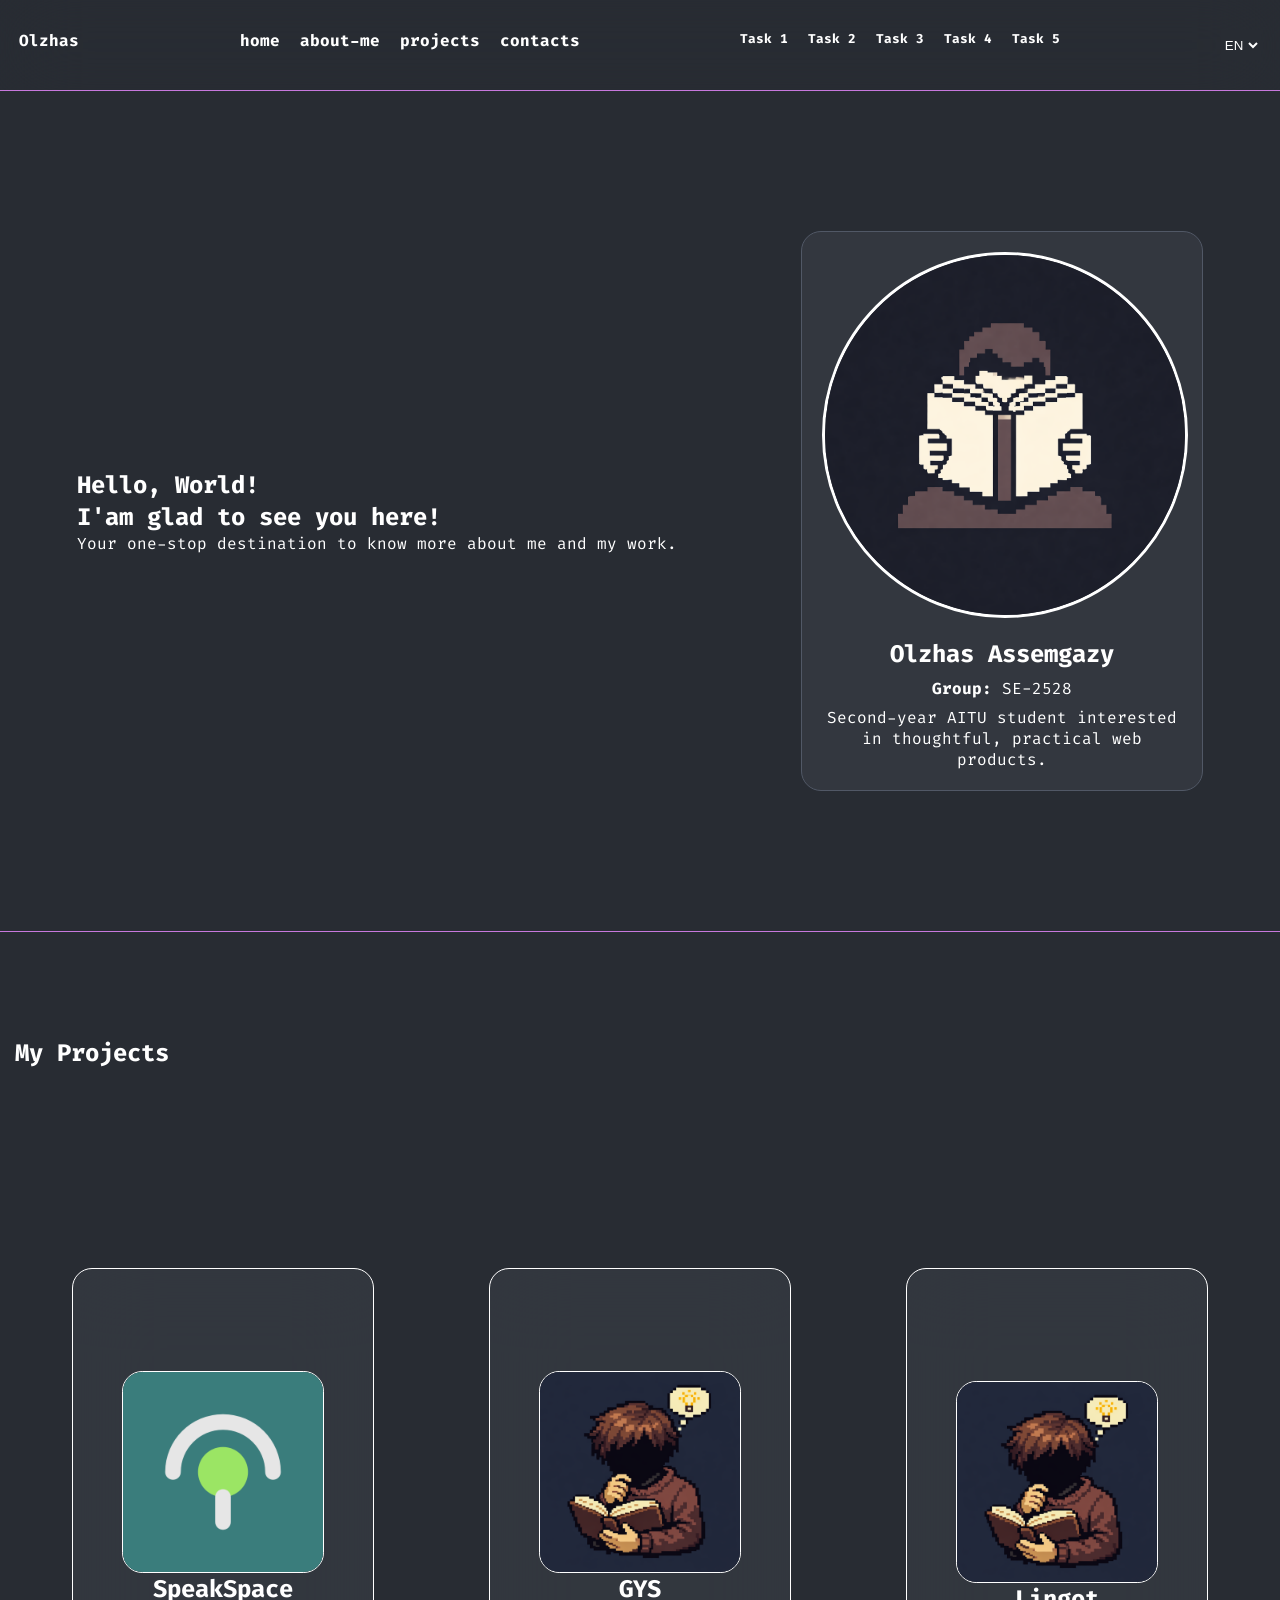
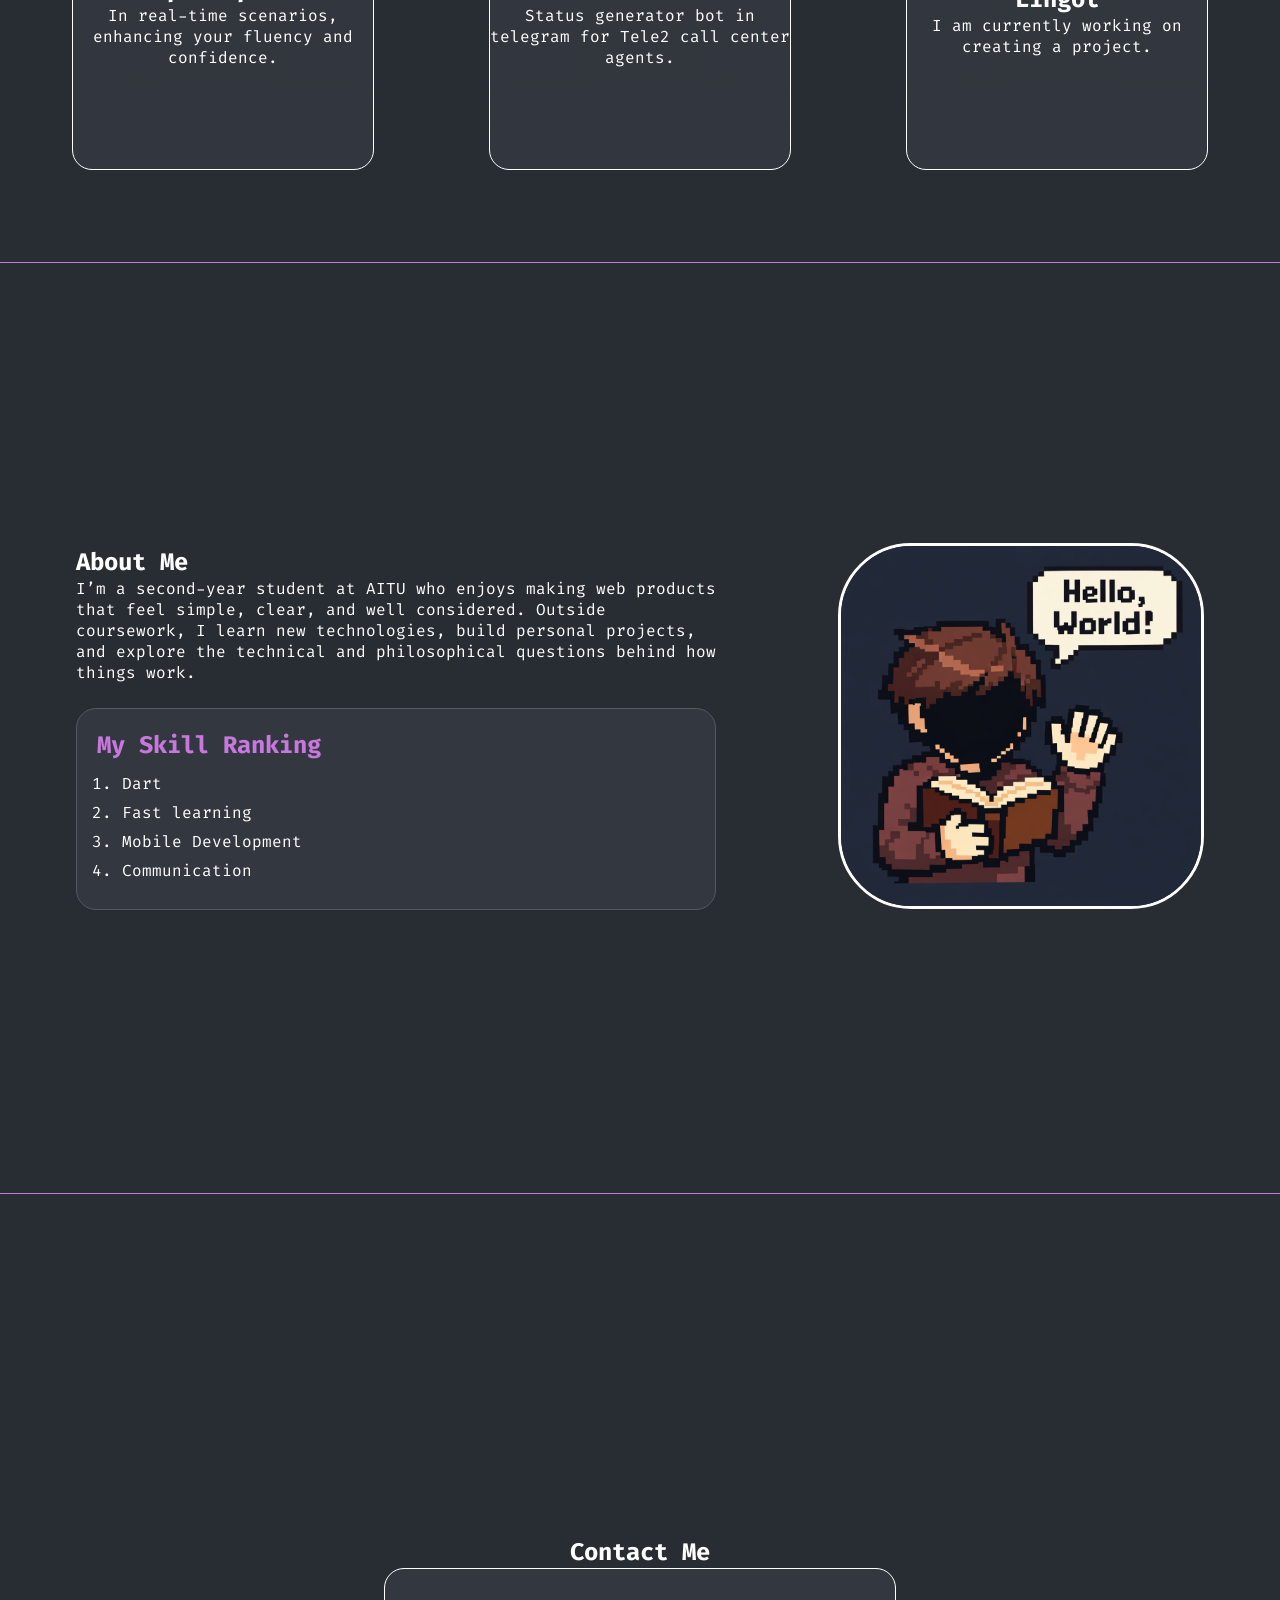
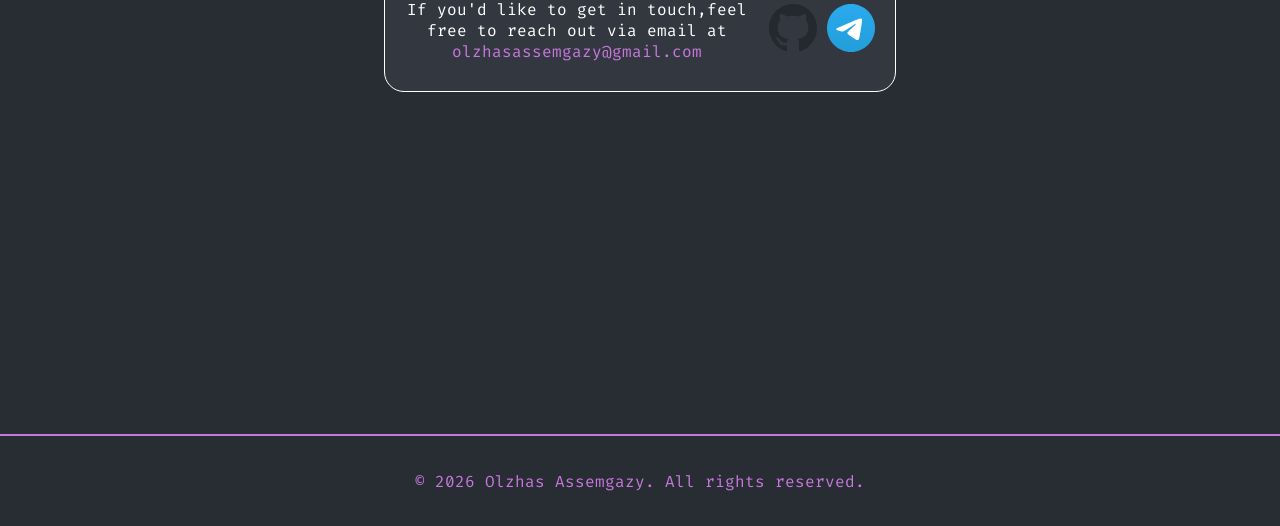
<file: index.html>
<!DOCTYPE html>
<html lang="en">
<head>
    <meta charset="UTF-8">
    <meta name="viewport" content="width=device-width, initial-scale=1.0">
    <title>myPortfolio</title>
    <link rel="stylesheet" href="styles.css">
</head>
<body>

    <header>
        <nav>
            <div class="logo"><b>Olzhas</b></div>
            <ul class="nav-links">
                <li><a href="#home">home</a></li>
                <li><a href="#about">about-me</a></li>
                <li><a href="#works">projects</a></li>
                <li><a href="#contacts">contacts</a></li>
            </ul>
            <ul class="task-links" aria-label="Assignment tasks">
                <li><a href="index.html">Task 1</a></li>
                <li><a href="task2/index.html">Task 2</a></li>
                <li><a href="task3/index.html">Task 3</a></li>
                <li><a href="task4/index.html">Task 4</a></li>
                <li><a href="task5/index.html">Task 5</a></li>
            </ul>
            <select class = "language">
                <option value="en">EN</option>
                <option value="kz">KZ</option>
                <option value="ru">RU</option>
            </select>
        </nav>
    </header>
    
    <section id="home">
        <div class="home-text">
            <h2>Hello, World!</h2>
            <h1>I'am glad to see you here!</h1>
            <p>Your one-stop destination to know more about me and my work.</p>
        </div>
        <article class="profile-card">
            <img src="logo.png" alt="Olzhas portfolio logo">
            <h2>Olzhas Assemgazy</h2>
            <p><strong>Group:</strong> SE-2528</p>
            <p>Second-year AITU student interested in thoughtful, practical web products.</p>
        </article>
    </section>
    <section id="works">
        <div class="works-container">
            <h1>My Projects</h1>
            <div class="works-description">

                <div class="project-card">
                    <img src="img/speakSpace.png" alt="project1">
                    <h2>SpeakSpace</h2>
                    <p>In real-time scenarios, enhancing your fluency and confidence.</p>

                </div>
                <div class="project-card">
                    <img src="img/thinking1.png" alt="project2">
                    <h2>GYS</h2>
                    <p>Status generator bot in telegram for Tele2 call center agents.</p>
                </div>
                <div class="project-card">
                    <img src="img/thinking1.png" alt="project3">
                    <h2>Lingot</h2>
                    <p>I am currently working on creating a project.</p>
                </div>

            </div>
        </div>
    </section>

    <section id="about">
        <div class="about-container">
            <div class="about-text">
                <h1>About Me</h1>
                <p>I’m a second-year student at AITU who enjoys making web products that feel simple, clear, and well considered.

Outside coursework, I learn new technologies, build personal projects, and explore the technical and philosophical questions behind how things work.</p>
                <div class="skills-card">
                    <h2>My Skill Ranking</h2>
                    <ol>
                        <li>Dart</li>
                        <li>Fast learning</li>
                        <li>Mobile Development</li>
                        <li>Communication</li>
                    </ol>
                </div>
            </div>
            <div class="about-image">
                <img src="img/helloWorld.png" alt="Hello, World!">
            </div>
        </div>
    </section>
    
    <section id="contacts">
        <h1>Contact Me</h1>
        <div class="container">
            <div class="contacts-text">
                <p>If you'd like to get in touch,feel free to reach out via email at <a href="mailto:olzhasassemgazy@gmail.com">olzhasassemgazy@gmail.com</a></p>
            </div>
            <div class="contacts-links">
                <a href="https://github.com/iuve1n"><img src="img/github.svg" alt="github"></a>
                <a href="https://t.me/iuvein"><img src="img/telegram.svg" alt="telegram"></a>
            </div>
        </div>
    </section>

    <footer>
        <p>&copy; 2026 Olzhas Assemgazy. All rights reserved.</p>
    </footer>
</body>
</html>
</file>
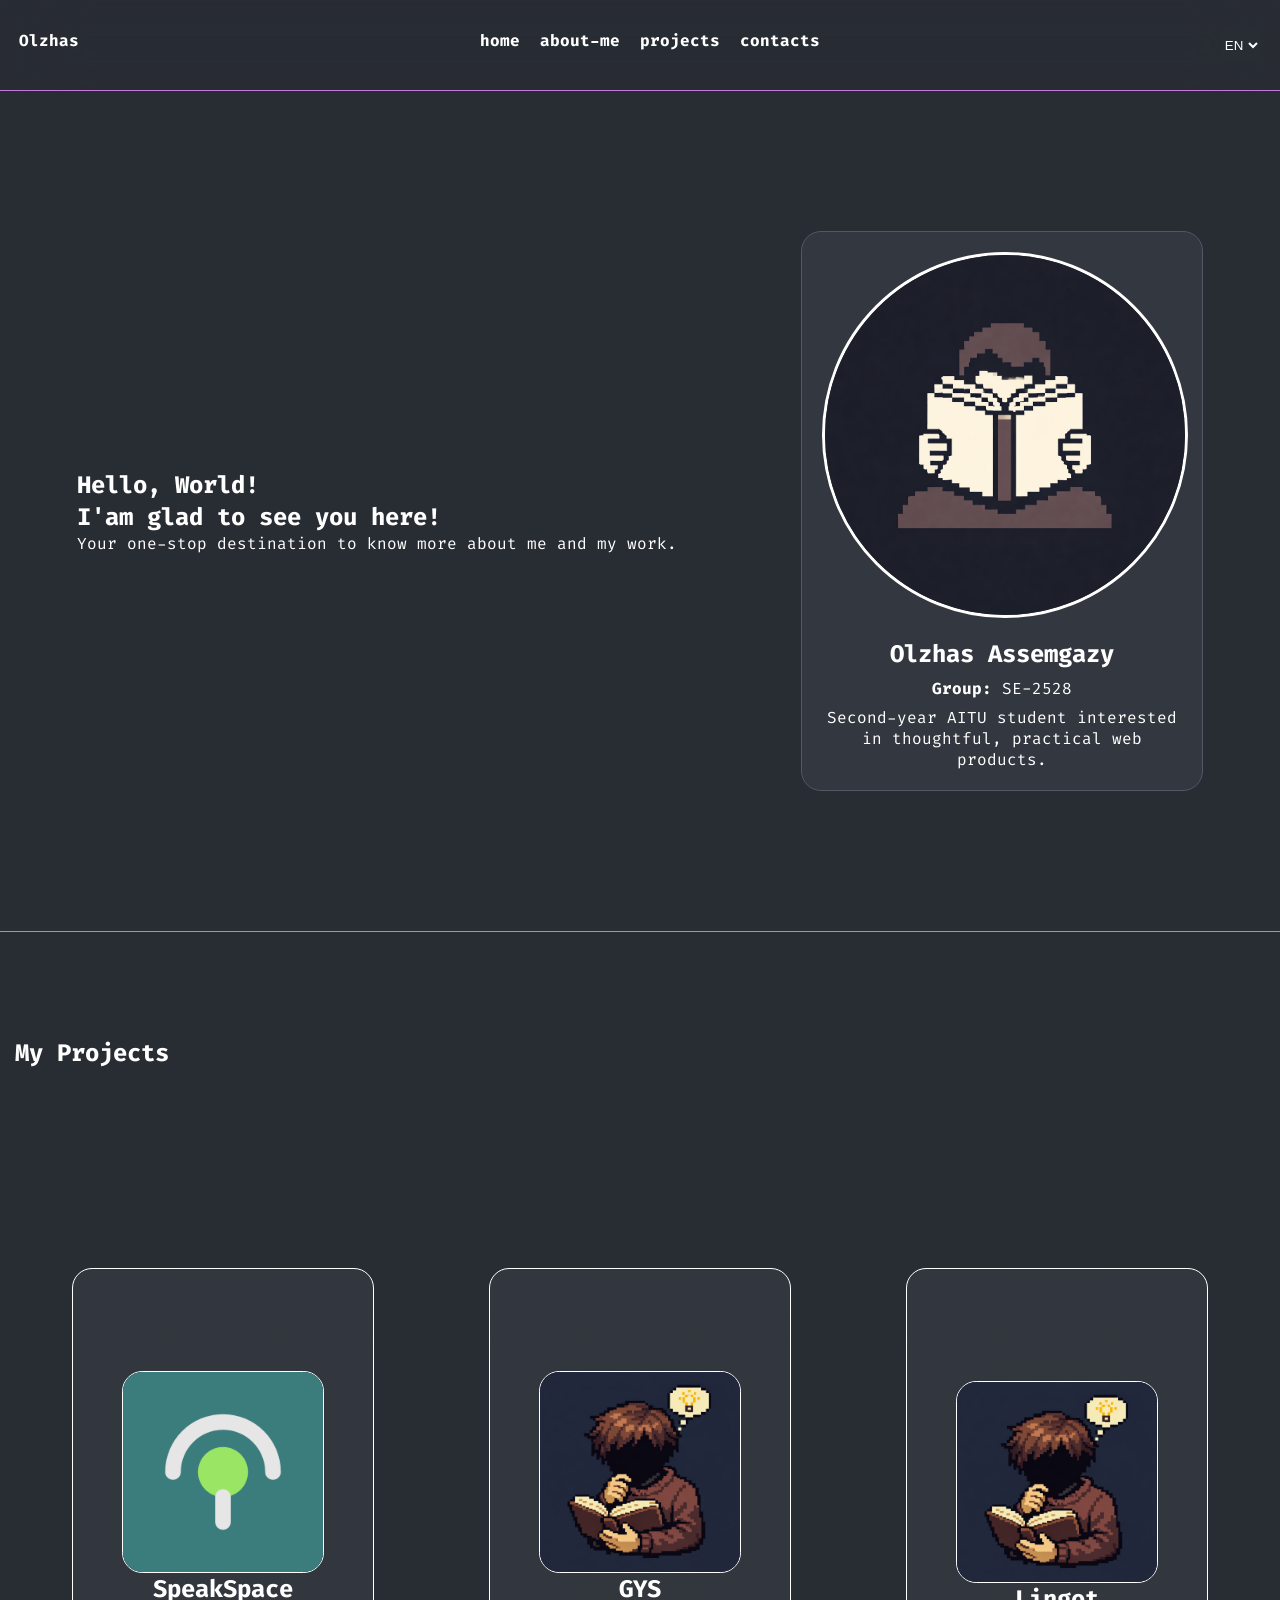
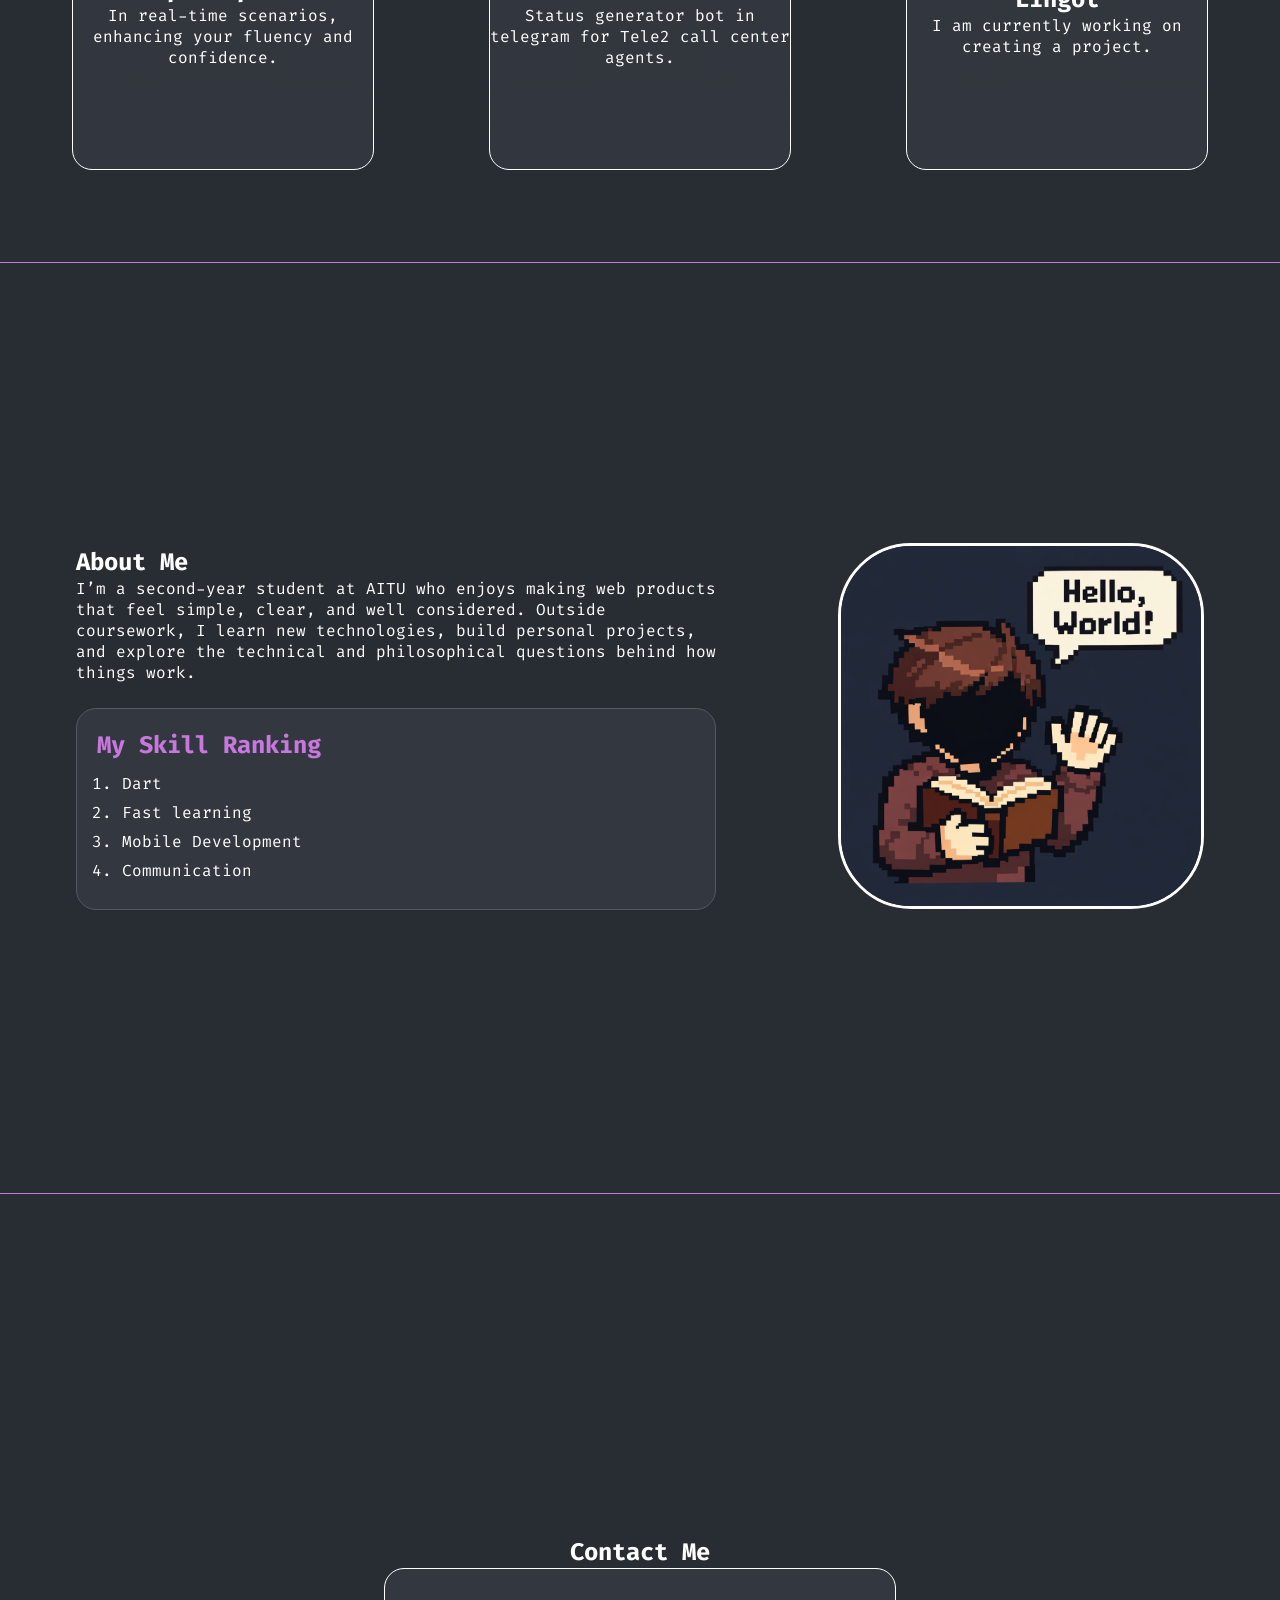
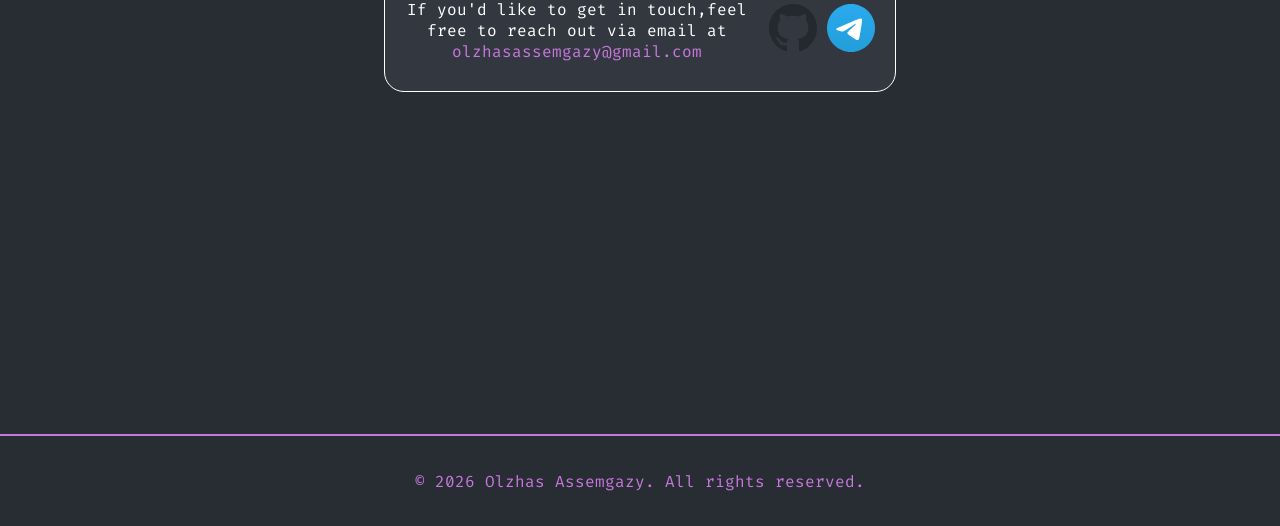
<file: task1/index.html>
<!DOCTYPE html>
<html lang="en">
<head>
    <meta charset="UTF-8">
    <meta name="viewport" content="width=device-width, initial-scale=1.0">
    <title>myPortfolio</title>
    <link rel="stylesheet" href="styles.css">
</head>
<body>

    <header>
        <nav>
            <div class="logo"><b>Olzhas</b></div>
            <ul class="nav-links">
                <li><a href="#home">home</a></li>
                <li><a href="#about">about-me</a></li>
                <li><a href="#works">projects</a></li>
                <li><a href="#contacts">contacts</a></li>
            </ul>
            <select class = "language">
                <option value="en">EN</option>
                <option value="kz">KZ</option>
                <option value="ru">RU</option>
            </select>
        </nav>
    </header>
    
    <section id="home">
        <div class="home-text">
            <h2>Hello, World!</h2>
            <h1>I'am glad to see you here!</h1>
            <p>Your one-stop destination to know more about me and my work.</p>
        </div>
        <article class="profile-card">
            <img src="logo.png" alt="Olzhas portfolio logo">
            <h2>Olzhas Assemgazy</h2>
            <p><strong>Group:</strong> SE-2528</p>
            <p>Second-year AITU student interested in thoughtful, practical web products.</p>
        </article>
    </section>
    <section id="works">
        <div class="works-container">
            <h1>My Projects</h1>
            <div class="works-description">

                <div class="project-card">
                    <img src="img/speakSpace.png" alt="project1">
                    <h2>SpeakSpace</h2>
                    <p>In real-time scenarios, enhancing your fluency and confidence.</p>

                </div>
                <div class="project-card">
                    <img src="img/thinking1.png" alt="project2">
                    <h2>GYS</h2>
                    <p>Status generator bot in telegram for Tele2 call center agents.</p>
                </div>
                <div class="project-card">
                    <img src="img/thinking1.png" alt="project3">
                    <h2>Lingot</h2>
                    <p>I am currently working on creating a project.</p>
                </div>

            </div>
        </div>
    </section>

    <section id="about">
        <div class="about-container">
            <div class="about-text">
                <h1>About Me</h1>
                <p>I’m a second-year student at AITU who enjoys making web products that feel simple, clear, and well considered.

Outside coursework, I learn new technologies, build personal projects, and explore the technical and philosophical questions behind how things work.</p>
                <div class="skills-card">
                    <h2>My Skill Ranking</h2>
                    <ol>
                        <li>Dart</li>
                        <li>Fast learning</li>
                        <li>Mobile Development</li>
                        <li>Communication</li>
                    </ol>
                </div>
            </div>
            <div class="about-image">
                <img src="img/helloWorld.png" alt="Hello, World!">
            </div>
        </div>
    </section>
    
    <section id="contacts">
        <h1>Contact Me</h1>
        <div class="container">
            <div class="contacts-text">
                <p>If you'd like to get in touch,feel free to reach out via email at <a href="mailto:olzhasassemgazy@gmail.com">olzhasassemgazy@gmail.com</a></p>
            </div>
            <div class="contacts-links">
                <a href="https://github.com/iuve1n"><img src="img/github.svg" alt="github"></a>
                <a href="https://t.me/iuvein"><img src="img/telegram.svg" alt="telegram"></a>
            </div>
        </div>
    </section>

    <footer>
        <p>&copy; 2026 Olzhas Assemgazy. All rights reserved.</p>
    </footer>
</body>
</html>
</file>
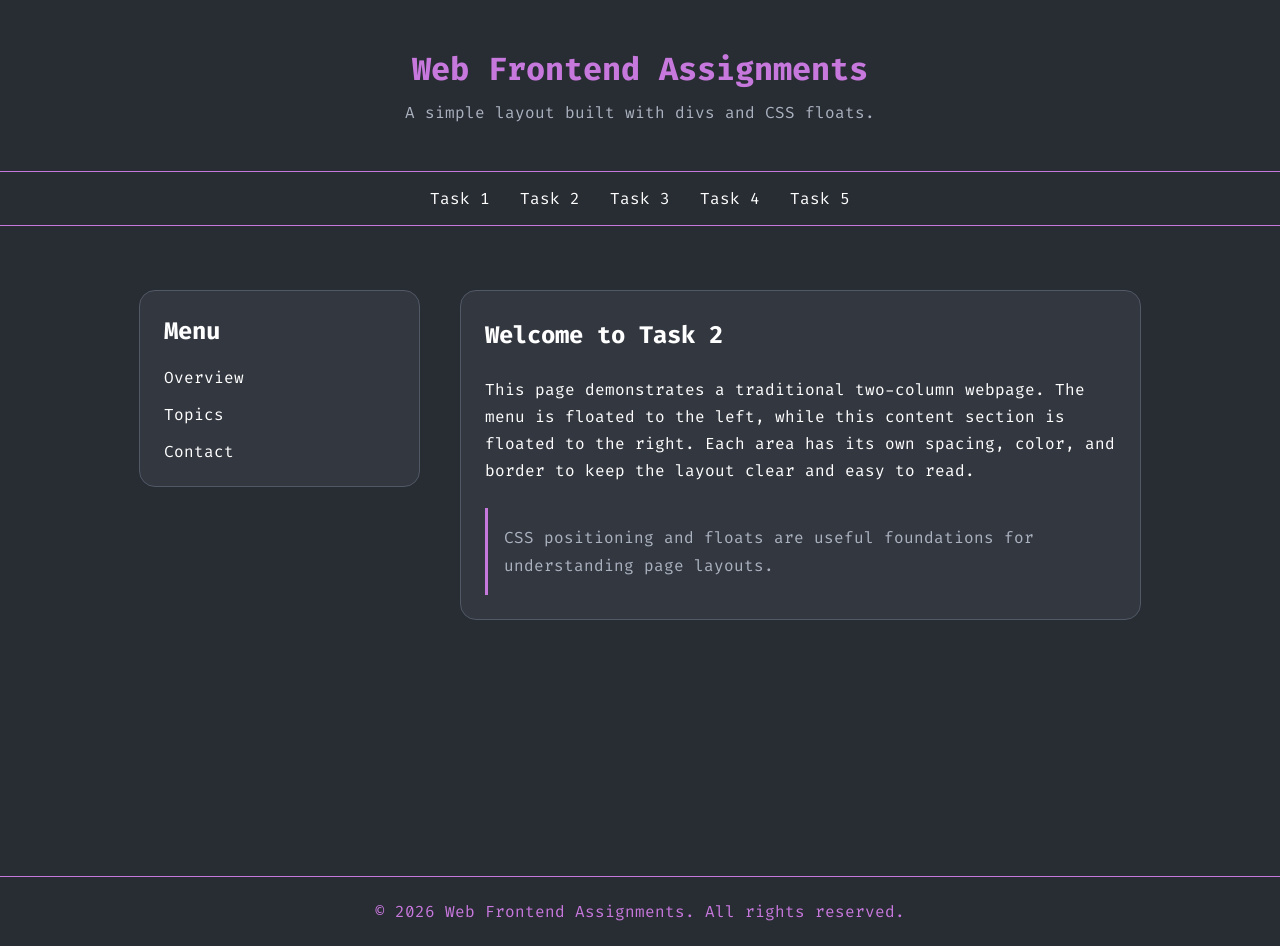
<file: task2/index.html>
<!DOCTYPE html>
<html lang="en">
<head>
    <meta charset="UTF-8">
    <meta name="viewport" content="width=device-width, initial-scale=1.0">
    <title>Student Tasks | Assignment 1</title>
    <link rel="stylesheet" href="style.css">
</head>
<body>
    <div class="page">
        <div class="header">
            <h1>Web Frontend Assignments</h1>
            <p>A simple layout built with divs and CSS floats.</p>
        </div>

        <div class="navigation">
            <a href="../index.html">Task 1</a>
            <a href="index.html">Task 2</a>
            <a href="../task3/index.html">Task 3</a>
            <a href="../task4/index.html">Task 4</a>
            <a href="../task5/index.html">Task 5</a>
        </div>

        <div class="content-area">
            <div class="sidebar">
                <h2>Menu</h2>
                <ul>
                    <li><a href="#overview">Overview</a></li>
                    <li><a href="#topics">Topics</a></li>
                    <li><a href="#contact">Contact</a></li>
                </ul>
            </div>

            <div class="aside" id="overview">
                <h2>Welcome to Task 2</h2>
                <p>This page demonstrates a traditional two-column webpage. The menu is floated to the left, while this content section is floated to the right. Each area has its own spacing, color, and border to keep the layout clear and easy to read.</p>
                <div class="topic-note" id="topics">CSS positioning and floats are useful foundations for understanding page layouts.</div>
            </div>
            <div class="clear"></div>
        </div>

        <div class="footer" id="contact">
            <p>&copy; 2026 Web Frontend Assignments. All rights reserved.</p>
        </div>
    </div>
</body>
</html>
</file>
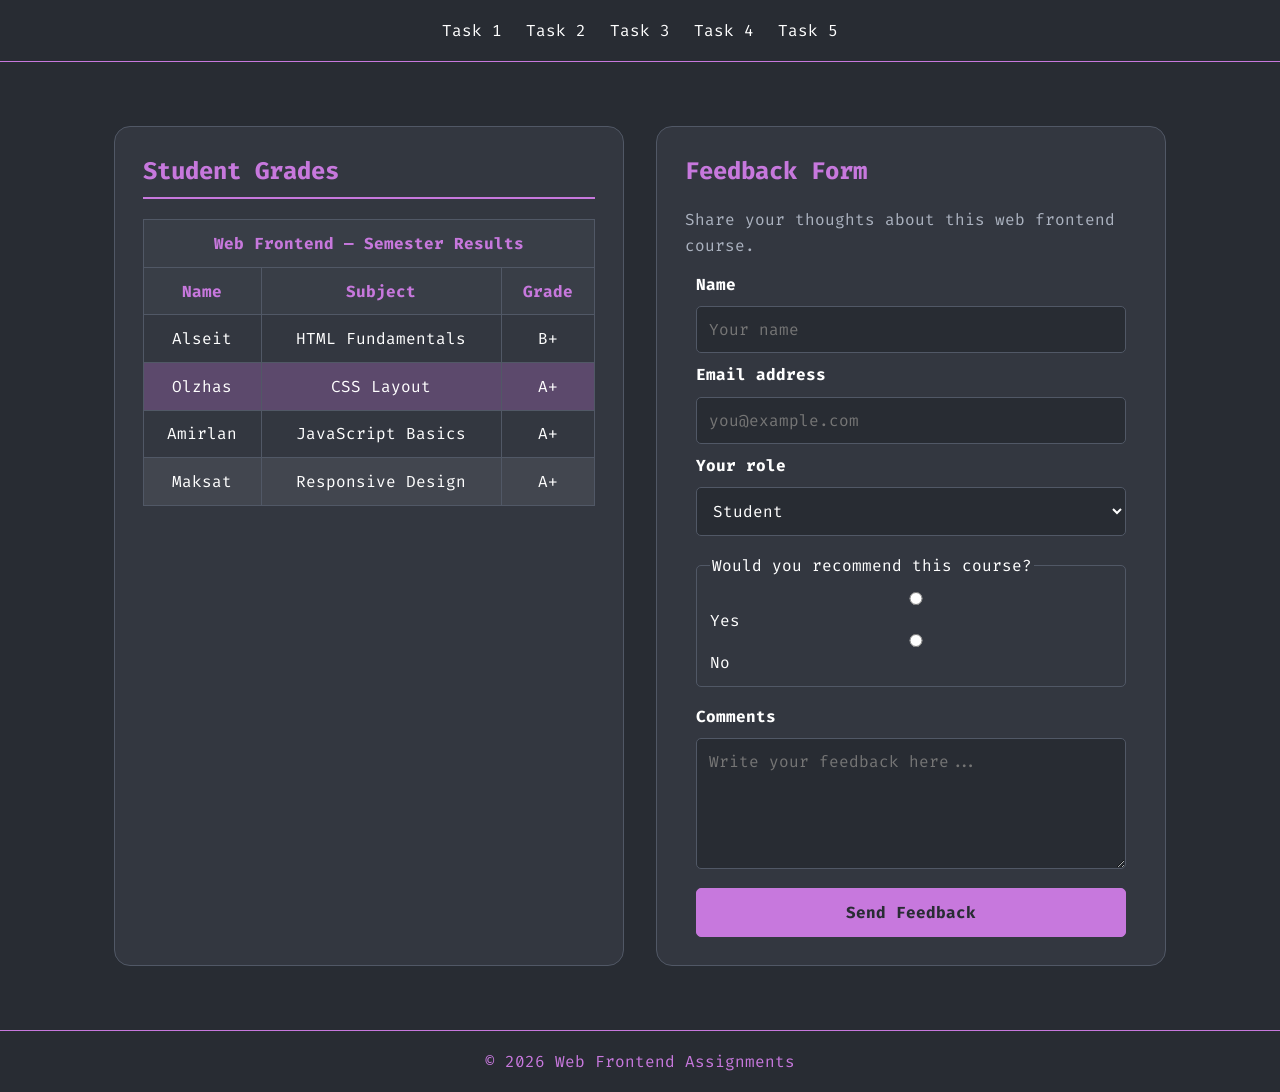
<file: task4/index.html>
<!DOCTYPE html>
<html lang="en">
<head>
    <meta charset="UTF-8">
    <meta name="viewport" content="width=device-width, initial-scale=1.0">
    <title>Task 4 | Grades and Feedback</title>
    <link rel="stylesheet" href="styles.css">
</head>
<body>
    <nav>
        <a href="../index.html">Task 1</a>
        <a href="../task2/index.html">Task 2</a>
        <a href="../task3/index.html">Task 3</a>
        <a href="index.html">Task 4</a>
        <a href="../task5/index.html">Task 5</a>
    </nav>

    <main class="content">
        <section class="card">
            <h1 id="grades-heading">Student Grades</h1>
            <table>
                <thead>
                    <tr>
                        <th colspan="3">Web Frontend — Semester Results</th>
                    </tr>
                    <tr>
                        <th>Name</th>
                        <th>Subject</th>
                        <th>Grade</th>
                    </tr>
                </thead>
                <tbody>
                    <tr>
                        <td>Alseit</td>
                        <td>HTML Fundamentals</td>
                        <td>B+</td>
                    </tr>
                    <tr class="highlight-row">
                        <td>Olzhas</td>
                        <td>CSS Layout</td>
                        <td>A+</td>
                    </tr>
                    <tr>
                        <td>Amirlan</td>
                        <td>JavaScript Basics</td>
                        <td>A+</td>
                    </tr>
                    <tr>
                        <td>Maksat</td>
                        <td>Responsive Design</td>
                        <td>A+</td>
                    </tr>
                </tbody>
            </table>
        </section>

        <section class="form-card">
            <h2>Feedback Form</h2>
            <p>Share your thoughts about this web frontend course.</p>
            <form id="feedback-form" action="#" method="post">
                <label for="name">Name</label>
                <input type="text" id="name" name="name" placeholder="Your name" required>

                <label for="email">Email address</label>
                <input type="email" id="email" name="email" placeholder="you@example.com" required>

                <label for="role">Your role</label>
                <select id="role" name="role">
                    <option value="student">Student</option>
                    <option value="teacher">Teacher</option>
                    <option value="other">Other</option>
                </select>

                <fieldset>
                    <legend>Would you recommend this course?</legend>
                    <label class="radio-label"><input type="radio" name="recommend" value="yes" required> Yes</label>
                    <label class="radio-label"><input type="radio" name="recommend" value="no"> No</label>
                </fieldset>

                <label for="comments">Comments</label>
                <textarea id="comments" name="comments" rows="5" placeholder="Write your feedback here..."></textarea>

                <button type="submit">Send Feedback</button>
            </form>
        </section>
    </main>

    <footer>
        <p>&copy; 2026 Web Frontend Assignments</p>
    </footer>
</body>
</html>
</file>
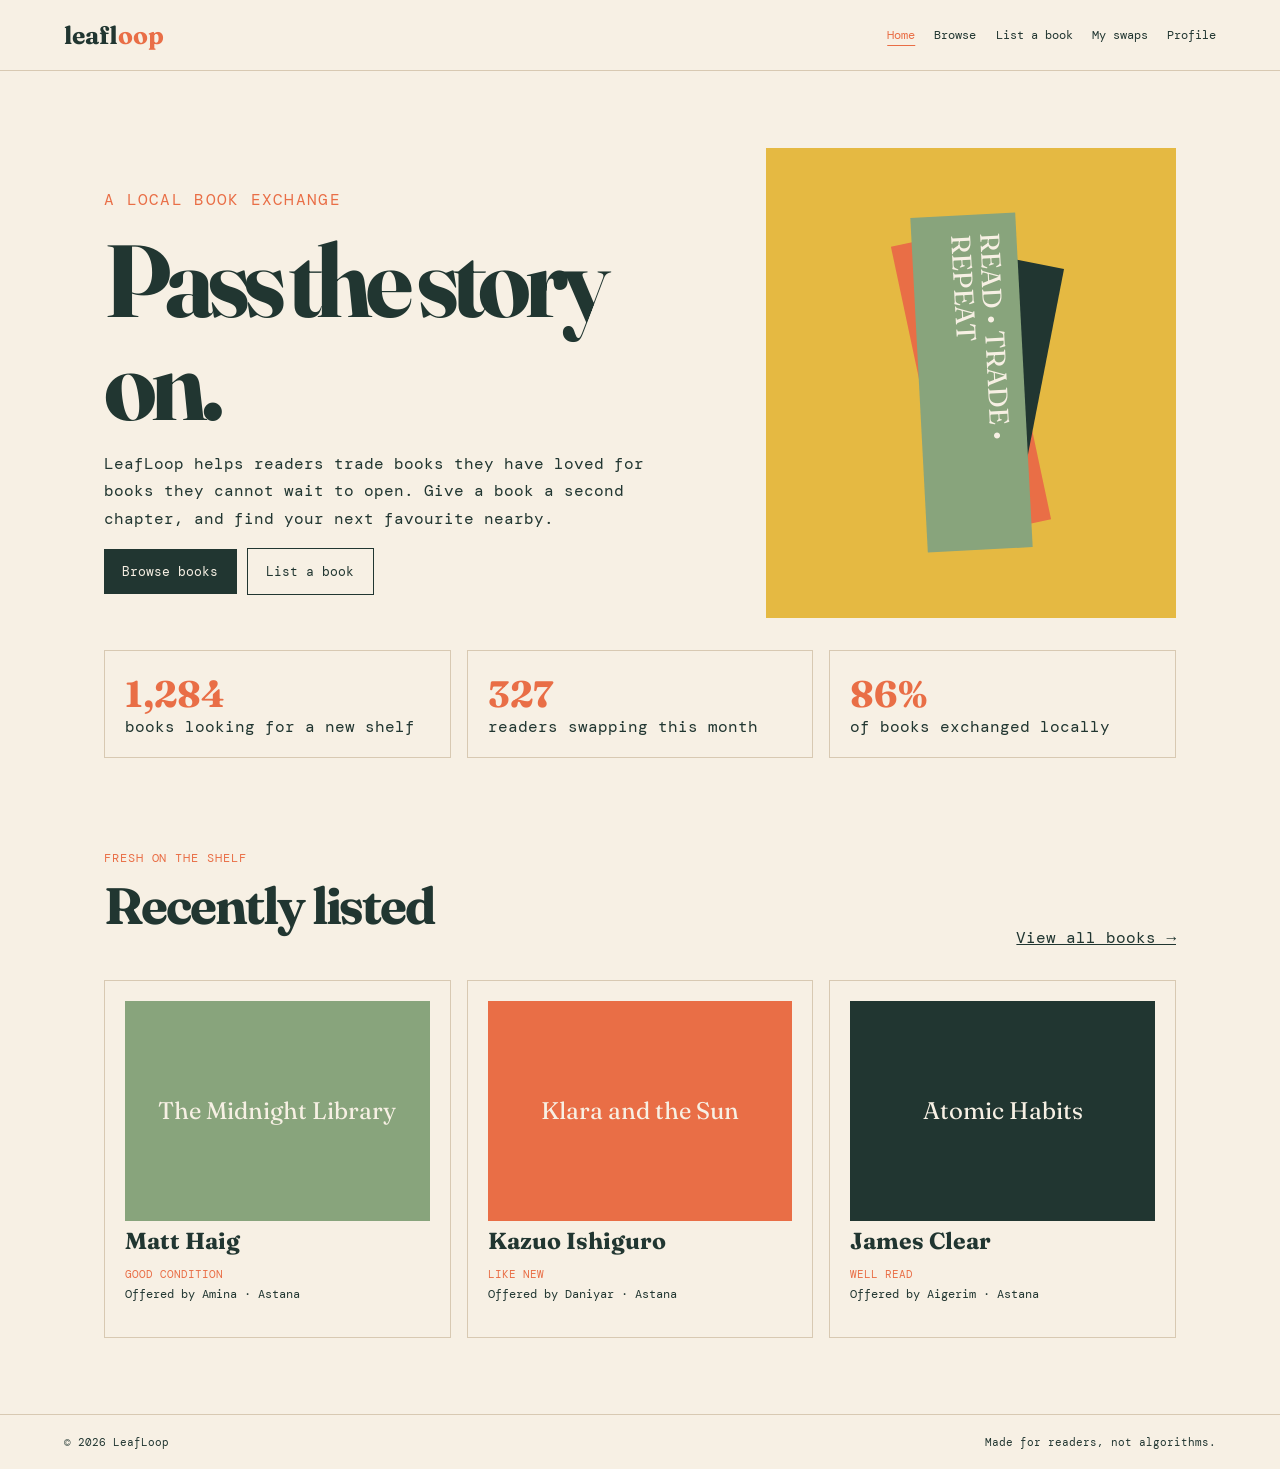
<file: task5/index.html>
<!DOCTYPE html>
<html lang="en"><head><meta charset="UTF-8"><meta name="viewport" content="width=device-width, initial-scale=1.0"><title>LeafLoop — Book Exchange</title><link rel="stylesheet" href="styles.css"></head>
<body><header class="site-header"><a class="brand" href="index.html">leaf<span>loop</span></a><nav class="site-nav"><a class="active" href="index.html">Home</a><a href="browse.html">Browse</a><a href="list-book.html">List a book</a><a href="swaps.html">My swaps</a><a href="profile.html">Profile</a></nav></header>
<main><section class="hero"><div class="hero-copy"><p class="eyebrow">A local book exchange</p><h1>Pass the story on.</h1><p>LeafLoop helps readers trade books they have loved for books they cannot wait to open. Give a book a second chapter, and find your next favourite nearby.</p><a class="button" href="browse.html">Browse books</a> <a class="button button-outline" href="list-book.html">List a book</a></div><div class="book-art" aria-label="Abstract illustration of stacked books"><div class="book-spine"><p>READ • TRADE • REPEAT</p></div></div></section><section class="stats"><div class="stat"><strong>1,284</strong> books looking for a new shelf</div><div class="stat"><strong>327</strong> readers swapping this month</div><div class="stat"><strong>86%</strong> of books exchanged locally</div></section><section><div class="section-head"><div><p class="eyebrow">Fresh on the shelf</p><h2>Recently listed</h2></div><a href="browse.html">View all books →</a></div><div class="book-grid"><article class="book-card"><div class="book-cover">The Midnight Library</div><h3>Matt Haig</h3><p><span class="tag">Good condition</span><br>Offered by Amina · Astana</p></article><article class="book-card"><div class="book-cover">Klara and the Sun</div><h3>Kazuo Ishiguro</h3><p><span class="tag">Like new</span><br>Offered by Daniyar · Astana</p></article><article class="book-card"><div class="book-cover">Atomic Habits</div><h3>James Clear</h3><p><span class="tag">Well read</span><br>Offered by Aigerim · Astana</p></article></div></section></main><footer class="site-footer"><span>© 2026 LeafLoop</span><span>Made for readers, not algorithms.</span></footer></body></html>
</file>
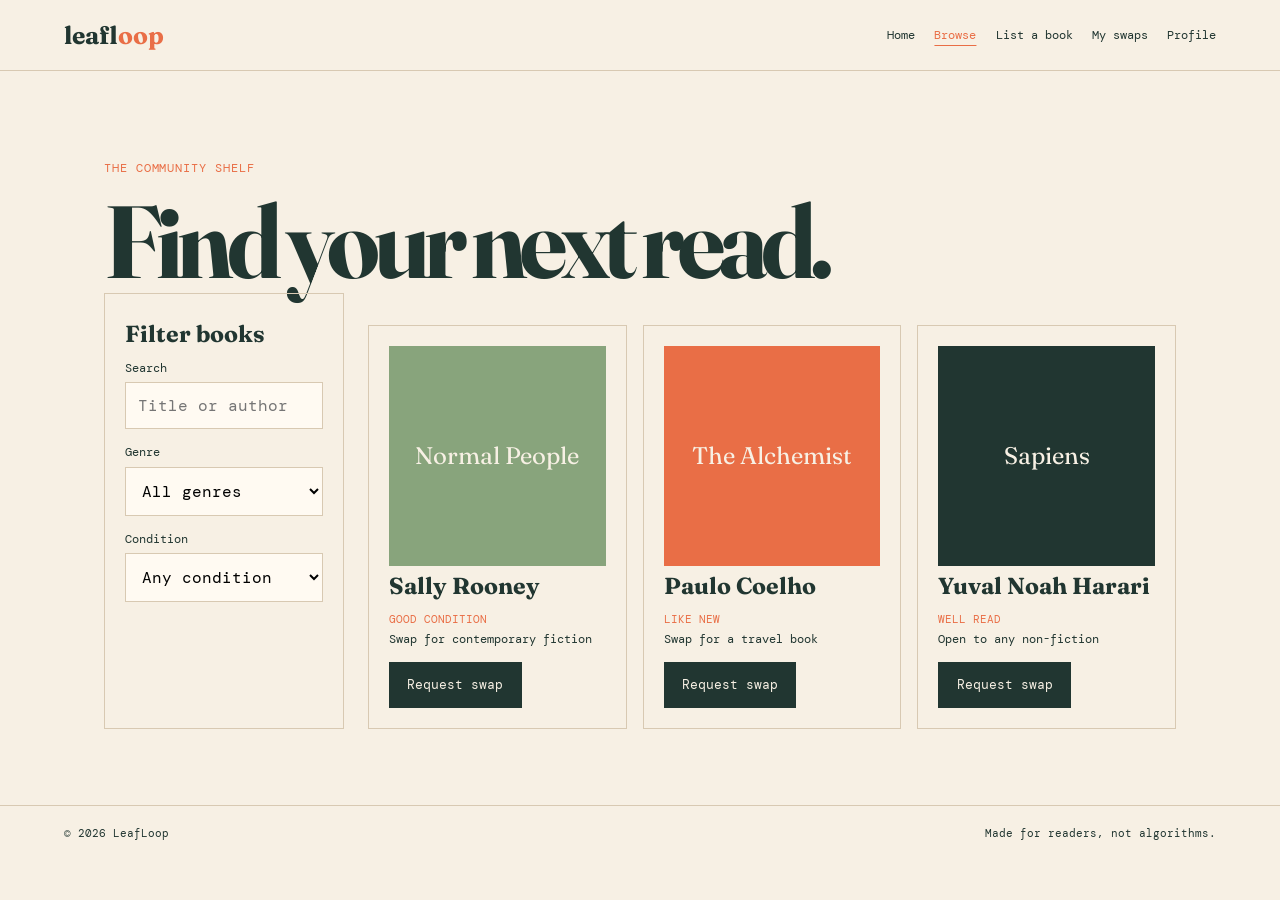
<file: task5/browse.html>
<!DOCTYPE html>
<html lang="en"><head><meta charset="UTF-8"><meta name="viewport" content="width=device-width, initial-scale=1.0"><title>Browse books — LeafLoop</title><link rel="stylesheet" href="styles.css"></head>
<body><header class="site-header"><a class="brand" href="index.html">leaf<span>loop</span></a><nav class="site-nav"><a href="index.html">Home</a><a class="active" href="browse.html">Browse</a><a href="list-book.html">List a book</a><a href="swaps.html">My swaps</a><a href="profile.html">Profile</a></nav></header><main><p class="eyebrow">The community shelf</p><h1>Find your next read.</h1><div class="filter-bar"><aside class="filter-panel"><h3>Filter books</h3><label for="search">Search</label><input id="search" type="search" placeholder="Title or author"><label for="genre">Genre</label><select id="genre"><option>All genres</option><option>Fiction</option><option>Non-fiction</option><option>Fantasy</option></select><label for="condition">Condition</label><select id="condition"><option>Any condition</option><option>Like new</option><option>Good</option><option>Well read</option></select></aside><section class="book-grid"><article class="book-card"><div class="book-cover">Normal People</div><h3>Sally Rooney</h3><p><span class="tag">Good condition</span><br>Swap for contemporary fiction</p><a class="button" href="swaps.html">Request swap</a></article><article class="book-card"><div class="book-cover">The Alchemist</div><h3>Paulo Coelho</h3><p><span class="tag">Like new</span><br>Swap for a travel book</p><a class="button" href="swaps.html">Request swap</a></article><article class="book-card"><div class="book-cover">Sapiens</div><h3>Yuval Noah Harari</h3><p><span class="tag">Well read</span><br>Open to any non-fiction</p><a class="button" href="swaps.html">Request swap</a></article></section></div></main><footer class="site-footer"><span>© 2026 LeafLoop</span><span>Made for readers, not algorithms.</span></footer></body></html>
</file>
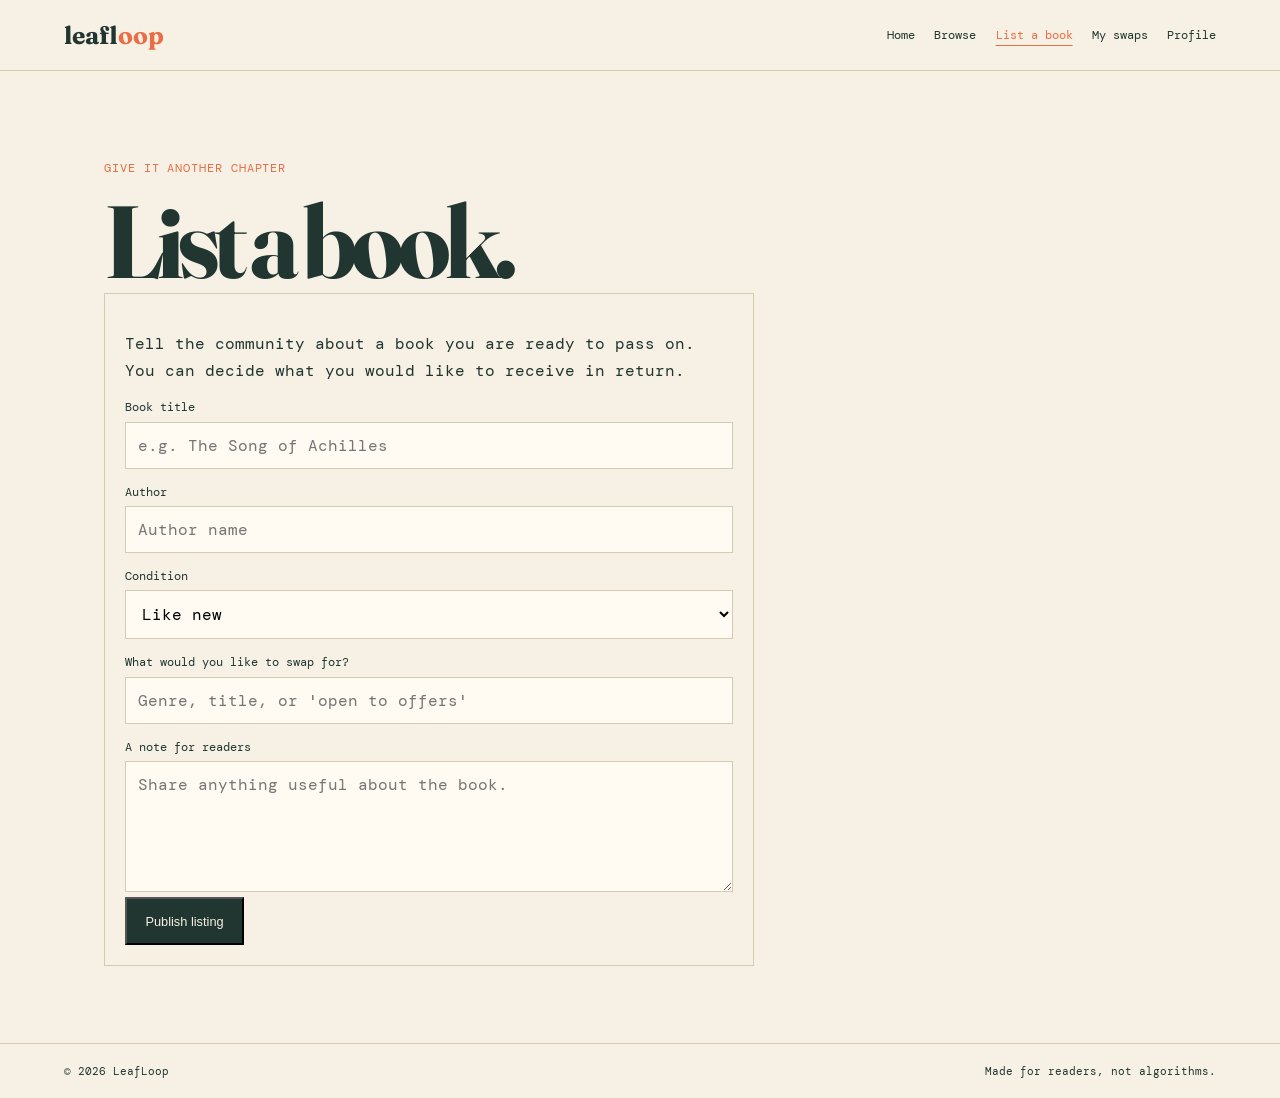
<file: task5/list-book.html>
<!DOCTYPE html>
<html lang="en"><head><meta charset="UTF-8"><meta name="viewport" content="width=device-width, initial-scale=1.0"><title>List a book — LeafLoop</title><link rel="stylesheet" href="styles.css"></head>
<body><header class="site-header"><a class="brand" href="index.html">leaf<span>loop</span></a><nav class="site-nav"><a href="index.html">Home</a><a href="browse.html">Browse</a><a class="active" href="list-book.html">List a book</a><a href="swaps.html">My swaps</a><a href="profile.html">Profile</a></nav></header><main><p class="eyebrow">Give it another chapter</p><h1>List a book.</h1><div class="form-panel list-form"><p>Tell the community about a book you are ready to pass on. You can decide what you would like to receive in return.</p><form action="#" method="post"><label for="title">Book title</label><input id="title" type="text" placeholder="e.g. The Song of Achilles" required><label for="author">Author</label><input id="author" type="text" placeholder="Author name" required><label for="book-condition">Condition</label><select id="book-condition"><option>Like new</option><option>Good</option><option>Well read</option></select><label for="wanted">What would you like to swap for?</label><input id="wanted" type="text" placeholder="Genre, title, or 'open to offers'"><label for="note">A note for readers</label><textarea id="note" rows="5" placeholder="Share anything useful about the book."></textarea><button class="button" type="submit">Publish listing</button></form></div></main><footer class="site-footer"><span>© 2026 LeafLoop</span><span>Made for readers, not algorithms.</span></footer></body></html>
</file>
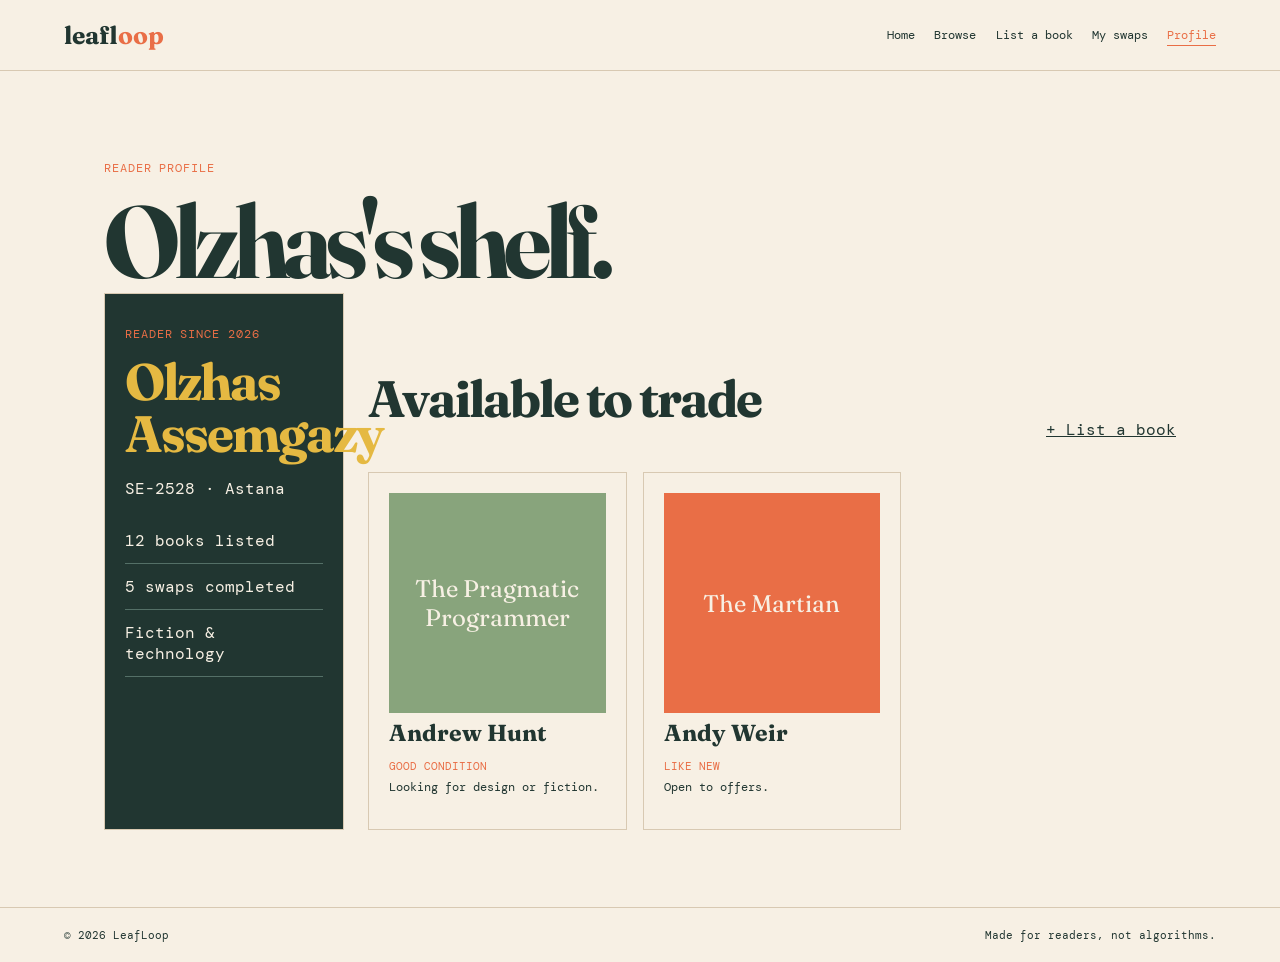
<file: task5/profile.html>
<!DOCTYPE html>
<html lang="en"><head><meta charset="UTF-8"><meta name="viewport" content="width=device-width, initial-scale=1.0"><title>Profile — LeafLoop</title><link rel="stylesheet" href="styles.css"></head>
<body><header class="site-header"><a class="brand" href="index.html">leaf<span>loop</span></a><nav class="site-nav"><a href="index.html">Home</a><a href="browse.html">Browse</a><a href="list-book.html">List a book</a><a href="swaps.html">My swaps</a><a class="active" href="profile.html">Profile</a></nav></header><main><p class="eyebrow">Reader profile</p><h1>Olzhas's shelf.</h1><div class="profile-layout"><aside class="profile-aside"><p class="eyebrow">Reader since 2026</p><h2>Olzhas<br>Assemgazy</h2><p>SE-2528 · Astana</p><ul class="profile-list"><li>12 books listed</li><li>5 swaps completed</li><li>Fiction & technology</li></ul></aside><section><div class="section-head"><h2>Available to trade</h2><a href="list-book.html">+ List a book</a></div><div class="book-grid"><article class="book-card"><div class="book-cover">The Pragmatic Programmer</div><h3>Andrew Hunt</h3><p><span class="tag">Good condition</span><br>Looking for design or fiction.</p></article><article class="book-card"><div class="book-cover">The Martian</div><h3>Andy Weir</h3><p><span class="tag">Like new</span><br>Open to offers.</p></article></div></section></div></main><footer class="site-footer"><span>© 2026 LeafLoop</span><span>Made for readers, not algorithms.</span></footer></body></html>
</file>
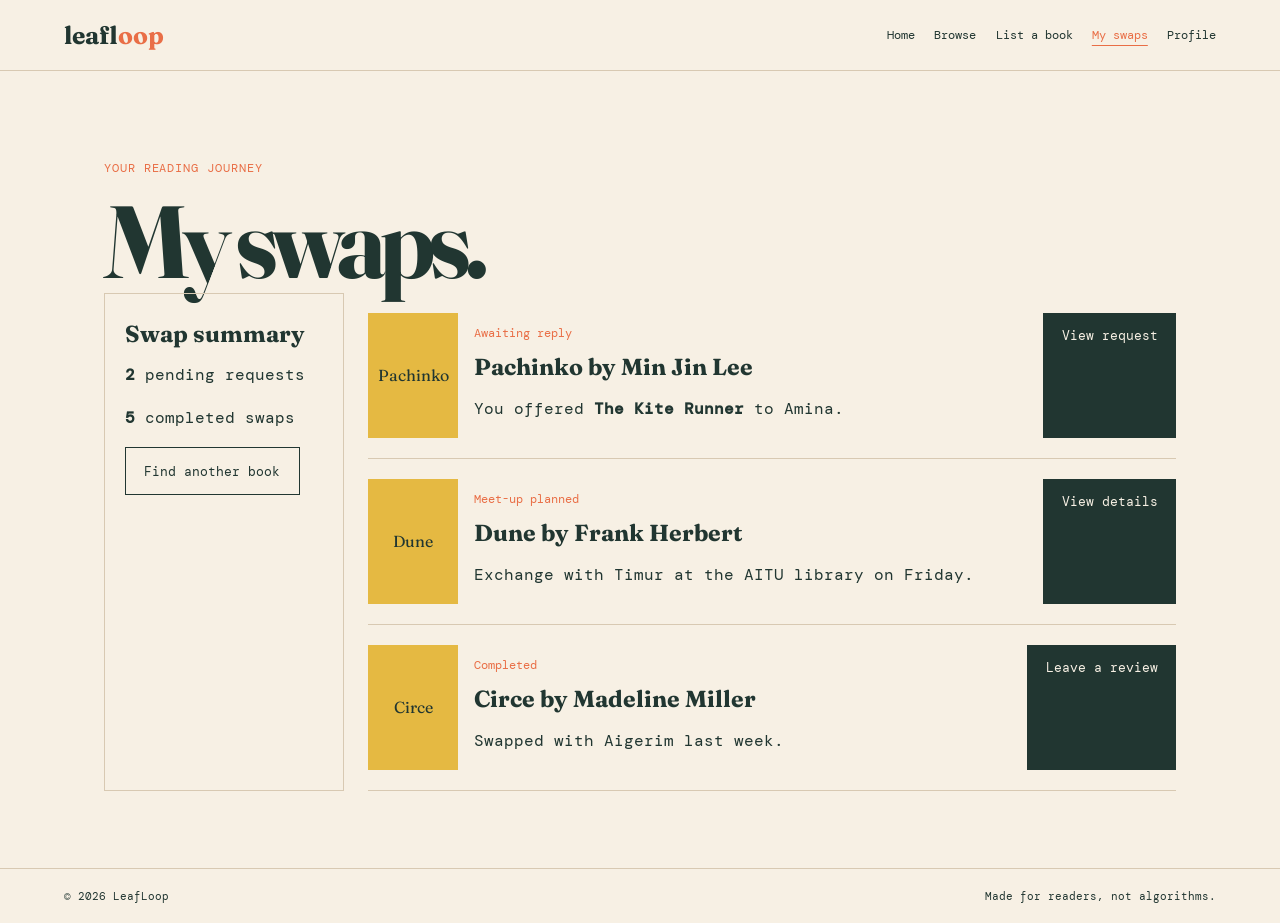
<file: task5/swaps.html>
<!DOCTYPE html>
<html lang="en"><head><meta charset="UTF-8"><meta name="viewport" content="width=device-width, initial-scale=1.0"><title>My swaps — LeafLoop</title><link rel="stylesheet" href="styles.css"></head>
<body><header class="site-header"><a class="brand" href="index.html">leaf<span>loop</span></a><nav class="site-nav"><a href="index.html">Home</a><a href="browse.html">Browse</a><a href="list-book.html">List a book</a><a class="active" href="swaps.html">My swaps</a><a href="profile.html">Profile</a></nav></header><main><p class="eyebrow">Your reading journey</p><h1>My swaps.</h1><div class="swap-layout"><aside class="filter-panel"><h3>Swap summary</h3><p><strong>2</strong> pending requests</p><p><strong>5</strong> completed swaps</p><a class="button button-outline" href="browse.html">Find another book</a></aside><section><article class="swap-item"><div class="mini-cover">Pachinko</div><div><p class="status">Awaiting reply</p><h3>Pachinko by Min Jin Lee</h3><p>You offered <strong>The Kite Runner</strong> to Amina.</p></div><a class="button" href="#">View request</a></article><article class="swap-item"><div class="mini-cover">Dune</div><div><p class="status">Meet-up planned</p><h3>Dune by Frank Herbert</h3><p>Exchange with Timur at the AITU library on Friday.</p></div><a class="button" href="#">View details</a></article><article class="swap-item"><div class="mini-cover">Circe</div><div><p class="status">Completed</p><h3>Circe by Madeline Miller</h3><p>Swapped with Aigerim last week.</p></div><a class="button" href="#">Leave a review</a></article></section></div></main><footer class="site-footer"><span>© 2026 LeafLoop</span><span>Made for readers, not algorithms.</span></footer></body></html>
</file>
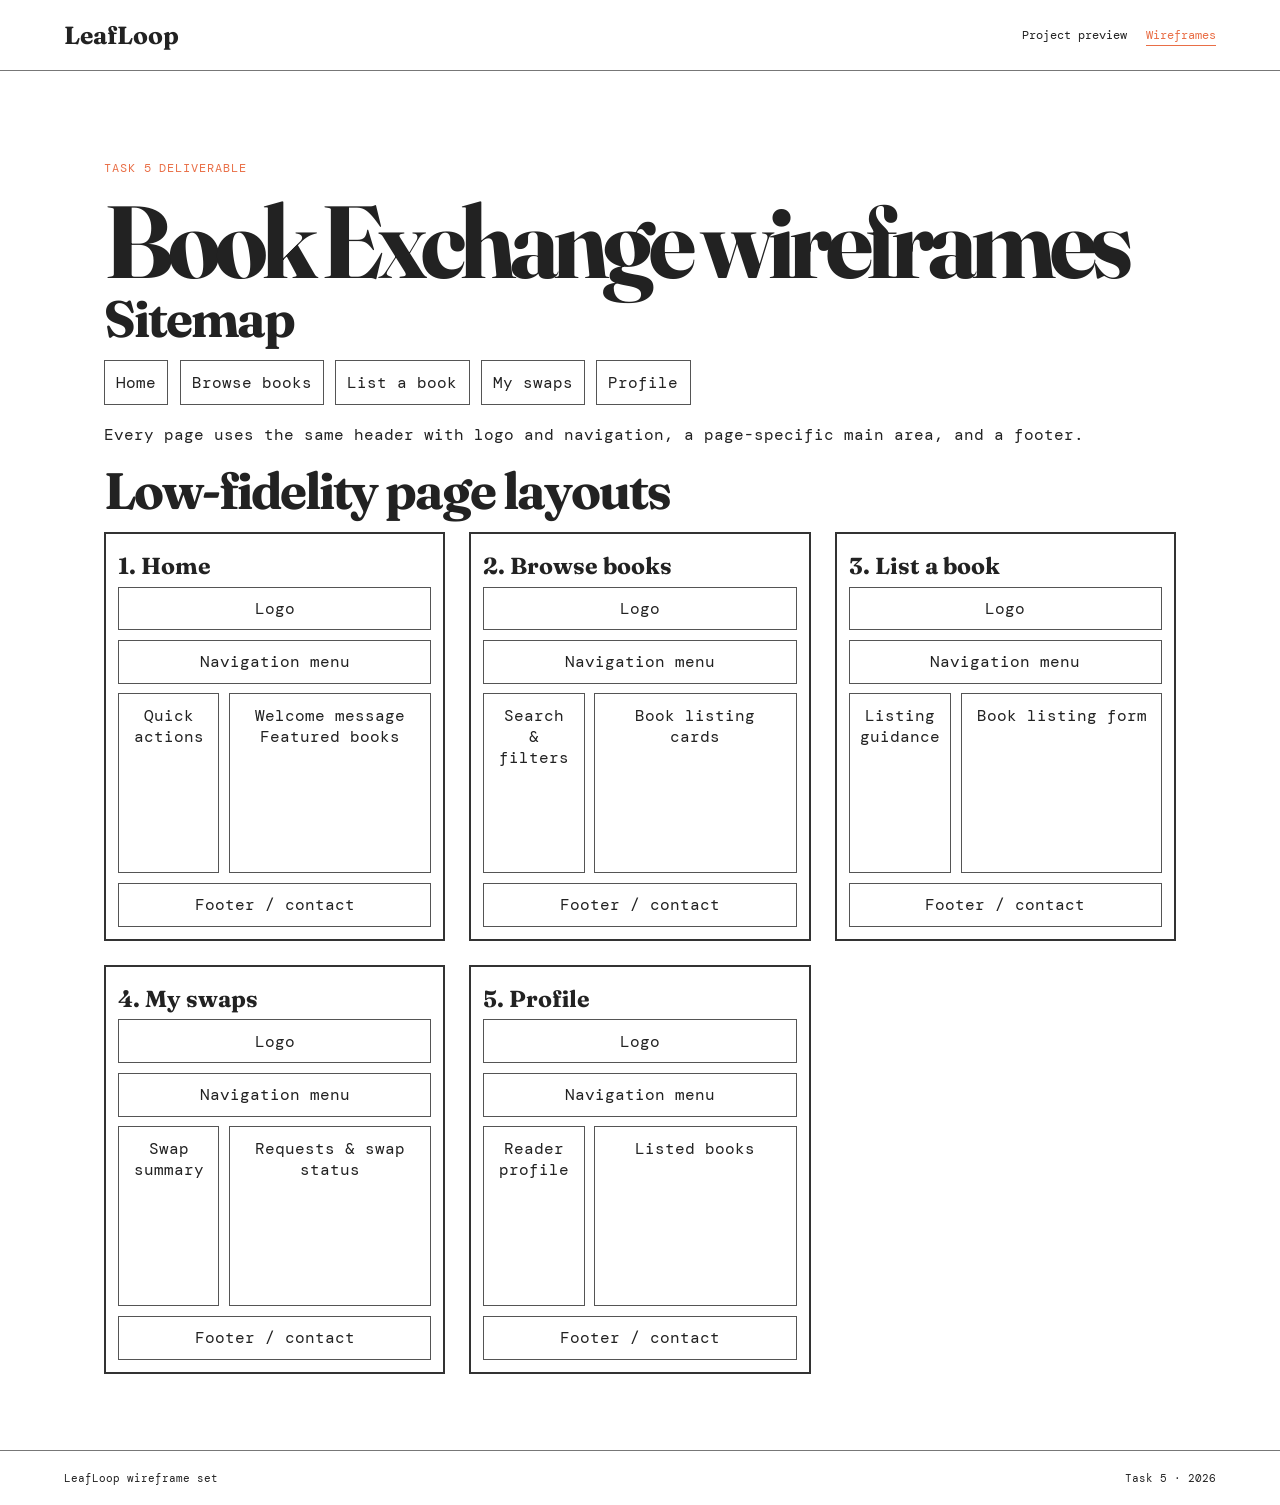
<file: task5/wireframes.html>
<!DOCTYPE html>
<html lang="en"><head><meta charset="UTF-8"><meta name="viewport" content="width=device-width, initial-scale=1.0"><title>LeafLoop — Sitemap & Wireframes</title><link rel="stylesheet" href="styles.css"></head>
<body class="wireframe-page"><header class="site-header"><a class="brand" href="index.html">LeafLoop</a><nav class="site-nav"><a href="index.html">Project preview</a><a class="active" href="wireframes.html">Wireframes</a></nav></header><main><p class="eyebrow">Task 5 deliverable</p><h1>Book Exchange wireframes</h1><section><h2>Sitemap</h2><ul class="sitemap"><li>Home</li><li>Browse books</li><li>List a book</li><li>My swaps</li><li>Profile</li></ul><p>Every page uses the same header with logo and navigation, a page-specific main area, and a footer.</p></section><section><h2>Low-fidelity page layouts</h2><div class="wireframes"><article class="wireframe"><h3>1. Home</h3><div class="wf-bar">Logo</div><div class="wf-nav">Navigation menu</div><div class="wf-main"><div class="wf-box">Quick actions</div><div class="wf-box large">Welcome message<br>Featured books</div></div><div class="wf-footer">Footer / contact</div></article><article class="wireframe"><h3>2. Browse books</h3><div class="wf-bar">Logo</div><div class="wf-nav">Navigation menu</div><div class="wf-main"><div class="wf-box">Search & filters</div><div class="wf-box large">Book listing cards</div></div><div class="wf-footer">Footer / contact</div></article><article class="wireframe"><h3>3. List a book</h3><div class="wf-bar">Logo</div><div class="wf-nav">Navigation menu</div><div class="wf-main"><div class="wf-box">Listing guidance</div><div class="wf-box large">Book listing form</div></div><div class="wf-footer">Footer / contact</div></article><article class="wireframe"><h3>4. My swaps</h3><div class="wf-bar">Logo</div><div class="wf-nav">Navigation menu</div><div class="wf-main"><div class="wf-box">Swap summary</div><div class="wf-box large">Requests & swap status</div></div><div class="wf-footer">Footer / contact</div></article><article class="wireframe"><h3>5. Profile</h3><div class="wf-bar">Logo</div><div class="wf-nav">Navigation menu</div><div class="wf-main"><div class="wf-box">Reader profile</div><div class="wf-box large">Listed books</div></div><div class="wf-footer">Footer / contact</div></article></div></section></main><footer class="site-footer"><span>LeafLoop wireframe set</span><span>Task 5 · 2026</span></footer></body></html>
</file>
<file: styles.css>
@import url('https://fonts.googleapis.com/css2?family=Fira+Code:wght@300..700&display=swap');

* {
    margin: 0;
    padding: 0;
}

body {
    font-family: "Fira Code", sans-serif;
    margin: 0;
    padding: 0;
    background-color: #282C33;
    color: white;
}

header {
    height: 10vh;
    position: sticky;
    top: 0;
    z-index: 1000;
    backdrop-filter: blur(40px);
    border-bottom: 1px solid #C778DD;
    display: flex;
    align-items: center;
    justify-content: center;
}

header nav {
    display: flex;
    width: 97%;
    justify-content: space-between;
    flex-direction: row;

    a {
        color: white;
        text-decoration: none;
        font-weight: bold;
    }

    ul {
        list-style: none;
        display: flex;
        gap: 20px;
        padding: 0;
        margin: 0;
    }

    ul li a:hover {
        color: #C778DD;
        transition: 0.3s;
    }

    select {
        height: 30px;
        background-color: #282C33;
        color: white;
        border: none;
    }
}

.task-links {
    font-size: 0.8rem;
}

#home {
    height: 90vh;
    display: flex;
    align-items: center;
    justify-content: space-around;
    border-bottom: 1px solid #C778DD;

    img {
        height: 40vh;
        max-width: 100%;
        width: 40vh;
        border-radius: 50%;
        transition: 0.5s;
        border-style: solid;
    }

    ul {
        list-style: none;
    }
}

section {
    padding: 15px;
}

#home img:hover {
    border-style: solid;
    border-color: #C778DD;
    transition: 0.5s;
}


#about {
    height: 100vh;
    border-bottom: 1px solid #C778DD;
}

.about-container {
    display: flex;
    height: 100vh;
    align-items: center;
    justify-content: space-around;
}

.about-text {
    max-width: 50vw;
}

.skills-card,
.profile-card {
    background-color: #393e47a1;
    border: 1px solid #515866;
    border-radius: 20px;
    padding: 20px;
}

.skills-card {
    margin-top: 25px;
}

.skills-card h2 {
    color: #C778DD;
    margin-bottom: 12px;
}

.skills-card ol {
    padding-left: 25px;
}

.skills-card li {
    margin-bottom: 8px;
}

.profile-card {
    max-width: 360px;
    text-align: center;
}

.profile-card h2 {
    margin: 15px 0 8px;
}

.profile-card p {
    margin-top: 8px;
}

.about-image img {
    height: 40vh;
    width: 40vh;
    max-width: 100%;
    border-radius: 20%;
    transition: 0.5s;
    border-style: solid;
}

.about-image img:hover {
    border-style: solid;
    border-color: #C778DD;
    transition: 0.5s;
}



#works {
    height: 100vh;
    border-bottom: 1px solid #C778DD;
    margin: 0 0 0 0;

    h1 {
        margin-top: 10vh;
    }
}

.works-description {
    display: flex;
    justify-content: space-around;
    height: 100vh;
    align-items: center;
}

.project-card {
    background-color: #393e47a1;
    backdrop-filter: blur(40px);
    display: flex;
    flex-direction: column;
    justify-content: center;
    align-items: center;
    text-align: center;
    height: 500px;
    width: 300px;
    border: 1px solid;
    border-radius: 20px;
}

.project-card:hover {
    border-color: #C778DD;
    transition: 0.5s;
}

.works-description img {
    height: 200px;
    width: 200px;
    transition: 0.5s;
    border: 1px solid;
    border-radius: 10%;
}


.centered {
    text-align: center;
}

#contacts {
    height: 90vh;
    display: flex;
    flex-direction: column;
    align-items: center;
    justify-content: center;
    border-bottom: 1px solid #C778DD;
}

.container {
    display: flex;
    align-items: center;
    justify-content: space-around;
    height: 15%;
    background-color: #393e47a1;
    border-radius: 20px;
    border: 1px solid;
}

.contacts-text {
    max-width: 30vw;
    text-align: center;

    a {
        color: #C778DD;
        text-decoration: none;
    }
}

.contacts-links {
    gap: 20px;
    margin-right: 20px;
}

footer {
    height: 10vh;
    display: flex;
    align-items: center;
    justify-content: center;
    border-top: 1px solid #C778DD;

    p {
        color: #C778DD;
    }
}

@media (max-width: 700px) {
    header {
        height: auto;
        min-height: 70px;
        padding: 15px 0;
    }

    header nav,
    header nav ul {
        align-items: center;
        flex-wrap: wrap;
        justify-content: center;
    }

    #home,
    .about-container,
    .works-description {
        flex-direction: column;
        gap: 30px;
        height: auto;
        min-height: 0;
        padding: 40px 15px;
        text-align: center;
    }

    #about,
    #works,
    #contacts {
        height: auto;
        min-height: 0;
    }

    .about-text,
    .contacts-text {
        max-width: 100%;
    }

    .project-card {
        height: auto;
        max-width: 320px;
        padding: 20px;
        width: 100%;
    }

    .container {
        flex-direction: column;
        gap: 20px;
        height: auto;
        padding: 25px;
    }

    .contacts-links {
        margin-right: 0;
    }
}
</file>
<file: task1/styles.css>
@import url('https://fonts.googleapis.com/css2?family=Fira+Code:wght@300..700&display=swap');

* {
    margin: 0;
    padding: 0;
}

body {
    font-family: "Fira Code", sans-serif;
    margin: 0;
    padding: 0;
    background-color: #282C33;
    color: white;
}

header {
    height: 10vh;
    position: sticky;
    top: 0;
    z-index: 1000;
    backdrop-filter: blur(40px);
    border-bottom: 1px solid #C778DD;
    display: flex;
    align-items: center;
    justify-content: center;
}

header nav {
    display: flex;
    width: 97%;
    justify-content: space-between;
    flex-direction: row;

    a {
        color: white;
        text-decoration: none;
        font-weight: bold;
    }

    ul {
        list-style: none;
        display: flex;
        gap: 20px;
        padding: 0;
        margin: 0;
    }

    ul li a:hover {
        color: #C778DD;
        transition: 0.3s;
    }

    select {
        height: 30px;
        background-color: #282C33;
        color: white;
        border: none;
    }
}

#home {
    height: 90vh;
    display: flex;
    align-items: center;
    justify-content: space-around;
    border-bottom: 1px solid #C778DD;

    img {
        height: 40vh;
        max-width: 100%;
        width: 40vh;
        border-radius: 50%;
        transition: 0.5s;
        border-style: solid;
    }

    ul {
        list-style: none;
    }
}

section {
    padding: 15px;
}

#home img:hover {
    border-style: solid;
    border-color: #C778DD;
    transition: 0.5s;
}


#about {
    height: 100vh;
    border-bottom: 1px solid #C778DD;
}

.about-container {
    display: flex;
    height: 100vh;
    align-items: center;
    justify-content: space-around;
}

.about-text {
    max-width: 50vw;
}

.skills-card,
.profile-card {
    background-color: #393e47a1;
    border: 1px solid #515866;
    border-radius: 20px;
    padding: 20px;
}

.skills-card {
    margin-top: 25px;
}

.skills-card h2 {
    color: #C778DD;
    margin-bottom: 12px;
}

.skills-card ol {
    padding-left: 25px;
}

.skills-card li {
    margin-bottom: 8px;
}

.profile-card {
    max-width: 360px;
    text-align: center;
}

.profile-card h2 {
    margin: 15px 0 8px;
}

.profile-card p {
    margin-top: 8px;
}

.about-image img {
    height: 40vh;
    width: 40vh;
    max-width: 100%;
    border-radius: 20%;
    transition: 0.5s;
    border-style: solid;
}

.about-image img:hover {
    border-style: solid;
    border-color: #C778DD;
    transition: 0.5s;
}



#works {
    height: 100vh;
    border-bottom: 1px solid #C778DD;
    margin: 0 0 0 0;

    h1 {
        margin-top: 10vh;
    }
}

.works-description {
    display: flex;
    justify-content: space-around;
    height: 100vh;
    align-items: center;
}

.project-card {
    background-color: #393e47a1;
    backdrop-filter: blur(40px);
    display: flex;
    flex-direction: column;
    justify-content: center;
    align-items: center;
    text-align: center;
    height: 500px;
    width: 300px;
    border: 1px solid;
    border-radius: 20px;
}

.project-card:hover {
    border-color: #C778DD;
    transition: 0.5s;
}

.works-description img {
    height: 200px;
    width: 200px;
    transition: 0.5s;
    border: 1px solid;
    border-radius: 10%;
}


.centered {
    text-align: center;
}

#contacts {
    height: 90vh;
    display: flex;
    flex-direction: column;
    align-items: center;
    justify-content: center;
    border-bottom: 1px solid #C778DD;
}

.container {
    display: flex;
    align-items: center;
    justify-content: space-around;
    height: 15%;
    background-color: #393e47a1;
    border-radius: 20px;
    border: 1px solid;
}

.contacts-text {
    max-width: 30vw;
    text-align: center;

    a {
        color: #C778DD;
        text-decoration: none;
    }
}

.contacts-links {
    gap: 20px;
    margin-right: 20px;
}

footer {
    height: 10vh;
    display: flex;
    align-items: center;
    justify-content: center;
    border-top: 1px solid #C778DD;

    p {
        color: #C778DD;
    }
}

@media (max-width: 700px) {
    header {
        height: auto;
        min-height: 70px;
        padding: 15px 0;
    }

    header nav,
    header nav ul {
        align-items: center;
        flex-wrap: wrap;
        justify-content: center;
    }

    #home,
    .about-container,
    .works-description {
        flex-direction: column;
        gap: 30px;
        height: auto;
        min-height: 0;
        padding: 40px 15px;
        text-align: center;
    }

    #about,
    #works,
    #contacts {
        height: auto;
        min-height: 0;
    }

    .about-text,
    .contacts-text {
        max-width: 100%;
    }

    .project-card {
        height: auto;
        max-width: 320px;
        padding: 20px;
        width: 100%;
    }

    .container {
        flex-direction: column;
        gap: 20px;
        height: auto;
        padding: 25px;
    }

    .contacts-links {
        margin-right: 0;
    }
}
</file>
<file: task2/style.css>
@import url('https://fonts.googleapis.com/css2?family=Fira+Code:wght@300..700&display=swap');

* { box-sizing: border-box; }

body {
    background: #282c33;
    color: #fff;
    font-family: "Fira Code", monospace;
    margin: 0;
}

.page { min-height: 100vh; }

.header,
.navigation,
.footer {
    border-color: #c778dd;
    border-style: solid;
}

.header {
    border-width: 0 0 1px;
    padding: 3rem 1.5rem;
    text-align: center;
}

h1, h2 { margin-top: 0; }

.header h1 { color: #c778dd; margin-bottom: .75rem; }

.header p { color: #abb2bf; margin: 0; }

.navigation {
    border-width: 0 0 1px;
    padding: 1rem;
    text-align: center;
}

.navigation a { display: inline-block; margin: 0 .625rem; }

a { color: #fff; text-decoration: none; }
a:hover { color: #c778dd; transition: color .25s ease; }

.content-area {
    margin: 0 auto;
    max-width: 1050px;
    min-height: calc(100vh - 250px);
    overflow: auto;
    padding: 4rem 1.5rem;
}

.sidebar,
.aside {
    background: rgba(57, 62, 71, .65);
    border: 1px solid #515866;
    border-radius: 16px;
    padding: 1.5rem;
}

.sidebar {
    float: left;
    width: 28%;
}

.sidebar ul { list-style: none; margin: 0; padding: 0; }
.sidebar a { display: block; margin-top: 1rem; }

.aside {
    float: right;
    line-height: 1.7;
    width: 68%;
}

.topic-note {
    border-left: 3px solid #c778dd;
    color: #abb2bf;
    margin-top: 1.5rem;
    padding: 1rem;
}

.clear { clear: both; }

.footer {
    border-width: 1px 0 0;
    color: #c778dd;
    padding: 1.5rem;
    text-align: center;
}

.footer p { margin: 0; }

@media (max-width: 650px) {
    .navigation a { margin: .4rem .625rem; }
    .sidebar, .aside { float: none; width: 100%; }
    .aside { margin-top: 1.25rem; }
}
</file>
<file: task4/styles.css>
@import url('https://fonts.googleapis.com/css2?family=Fira+Code:wght@300..700&display=swap');

* { box-sizing: border-box; }

body {
    background: #282c33;
    color: #fff;
    font-family: "Fira Code", monospace;
    margin: 0;
}

nav, footer {
    border-color: #c778dd;
    border-style: solid;
}

nav {
    border-width: 0 0 1px;
    display: flex;
    gap: 1.5rem;
    justify-content: center;
    padding: 1.25rem;
}

a { color: #fff; text-decoration: none; }
a:hover { color: #c778dd; transition: color .25s ease; }

.content {
    display: grid;
    gap: 2rem;
    grid-template-columns: repeat(2, minmax(0, 1fr));
    margin: 0 auto;
    max-width: 1100px;
    min-height: calc(100vh - 145px);
    padding: 4rem 1.5rem;
}

.card, .form-card {
    background: rgba(57, 62, 71, .65);
    border: 1px solid #515866;
    border-radius: 16px;
    padding: 1.75rem;
}

h1, h2 { color: #c778dd; margin-top: 0; }
#grades-heading { border-bottom: 2px solid #c778dd; padding-bottom: .65rem; }

table { border-collapse: collapse; width: 100%; }
th, td { border: 1px solid #515866; padding: .8rem; text-align: center; }
th { background: #393e47; color: #c778dd; }
tbody tr:nth-child(even) { background: rgba(171, 178, 191, .12); }
tbody tr:hover { background: rgba(199, 120, 221, .12); }
.highlight-row { background: rgba(199, 120, 221, .28) !important; }

.form-card > p { color: #abb2bf; line-height: 1.6; }
form { display: flex; flex-direction: column; gap: .7rem; margin: 0 auto; max-width: 430px; width: 100%; }
label { font-weight: 700; }
input, select, textarea {
    background: #282c33;
    border: 1px solid #515866;
    border-radius: 5px;
    color: #fff;
    font: inherit;
    padding: .75rem;
    width: 100%;
}
input:focus, select:focus, textarea:focus { border-color: #c778dd; outline: none; }
fieldset { border: 1px solid #515866; border-radius: 5px; margin: .5rem 0; padding: .8rem; }
.radio-label { font-weight: 400; margin-right: 1rem; }
.radio-label input { accent-color: #c778dd; margin-right: .4rem; }
button {
    background: #c778dd;
    border: 1px solid #c778dd;
    border-radius: 5px;
    color: #282c33;
    cursor: pointer;
    font: inherit;
    font-weight: 700;
    margin-top: .5rem;
    padding: .8rem;
}
button:hover { background: transparent; color: #c778dd; transition: .25s ease; }

footer { border-width: 1px 0 0; color: #c778dd; padding: 1.25rem; text-align: center; }
footer p { margin: 0; }

@media (max-width: 750px) {
    nav { flex-wrap: wrap; }
    .content { grid-template-columns: 1fr; padding-top: 2rem; }
}
</file>
<file: task5/styles.css>
@import url('https://fonts.googleapis.com/css2?family=DM+Mono:wght@400;500&family=Fraunces:opsz,wght@9..144,500;9..144,700&display=swap');

:root { --paper: #f7f0e4; --ink: #213631; --orange: #e96e46; --mustard: #e5b942; --leaf: #88a47c; --line: #d8c9b2; }
* { box-sizing: border-box; }
body { background: var(--paper); color: var(--ink); font-family: "DM Mono", monospace; margin: 0; }
a { color: inherit; }
.site-header { align-items: center; border-bottom: 1px solid var(--line); display: flex; justify-content: space-between; padding: 1.25rem clamp(1.25rem, 5vw, 5rem); }
.brand { font-family: Fraunces, serif; font-size: 1.55rem; font-weight: 700; text-decoration: none; }
.brand span { color: var(--orange); }
.site-nav { display: flex; flex-wrap: wrap; gap: 1.2rem; justify-content: flex-end; }
.site-nav a { font-size: .75rem; text-decoration: none; }
.site-nav a:hover, .site-nav .active { color: var(--orange); text-decoration: underline; text-underline-offset: .35rem; }
main { margin: 0 auto; max-width: 1200px; padding: clamp(2.5rem, 6vw, 5.5rem) clamp(1.25rem, 5vw, 5rem); }
h1, h2, h3 { font-family: Fraunces, serif; line-height: 1; }
h1 { font-size: clamp(3.3rem, 8vw, 7rem); letter-spacing: -.06em; margin: 0; }
h2 { font-size: clamp(2rem, 4vw, 3.5rem); letter-spacing: -.04em; margin: 0 0 1rem; }
h3 { font-size: 1.45rem; margin: .5rem 0; }
p { line-height: 1.7; }
.eyebrow { color: var(--orange); font-size: .72rem; letter-spacing: .08em; text-transform: uppercase; }
.button { background: var(--ink); color: var(--paper); display: inline-block; font-size: .8rem; padding: .9rem 1.15rem; text-decoration: none; }
.button:hover { background: var(--orange); }
.button-outline { background: transparent; border: 1px solid var(--ink); color: var(--ink); }
.hero { display: grid; gap: 3rem; grid-template-columns: 1.2fr .8fr; min-height: 470px; }
.hero-copy { align-self: center; }
.hero-copy p { font-size: 1rem; max-width: 540px; }
.book-art { align-items: center; background: var(--mustard); display: flex; justify-content: center; min-height: 380px; overflow: hidden; position: relative; }
.book-art::before, .book-art::after { background: var(--orange); content: ""; position: absolute; transform: rotate(-12deg); }
.book-art::before { height: 300px; width: 100px; }
.book-art::after { background: var(--ink); height: 250px; left: 45%; width: 90px; transform: rotate(11deg); }
.book-spine { background: var(--leaf); height: 335px; position: relative; transform: rotate(-3deg); width: 105px; z-index: 1; }
.book-spine p { color: var(--paper); font-family: Fraunces, serif; font-size: 1.7rem; line-height: 1.05; padding: 1.2rem .5rem; writing-mode: vertical-rl; }
.stats, .book-grid { display: grid; gap: 1rem; grid-template-columns: repeat(3, 1fr); margin-top: 2rem; }
.stat, .book-card { border: 1px solid var(--line); padding: 1.25rem; }
.stat strong { color: var(--orange); display: block; font-family: Fraunces, serif; font-size: 2.3rem; }
.section-head { align-items: end; display: flex; justify-content: space-between; margin-top: 5rem; }
.book-cover { align-items: center; background: var(--leaf); color: var(--paper); display: flex; font-family: Fraunces, serif; font-size: 1.5rem; height: 220px; justify-content: center; padding: 1rem; text-align: center; }
.book-card:nth-child(2) .book-cover { background: var(--orange); }
.book-card:nth-child(3) .book-cover { background: var(--ink); }
.book-card p { font-size: .75rem; }
.tag { color: var(--orange); font-size: .68rem; text-transform: uppercase; }
.filter-bar, .swap-layout, .profile-layout { display: grid; gap: 1.5rem; grid-template-columns: 240px 1fr; }
.filter-panel, .form-panel, .profile-aside { border: 1px solid var(--line); padding: 1.25rem; }
.filter-panel label, .form-panel label { display: block; font-size: .72rem; margin: 1rem 0 .4rem; }
input, select, textarea { background: #fffaf2; border: 1px solid var(--line); font: inherit; padding: .75rem; width: 100%; }
.list-form { max-width: 650px; }
.swap-item { border-bottom: 1px solid var(--line); display: grid; gap: 1rem; grid-template-columns: 90px 1fr auto; padding: 1.25rem 0; }
.mini-cover { align-items: center; background: var(--mustard); display: flex; font-family: Fraunces, serif; justify-content: center; min-height: 105px; padding: .4rem; text-align: center; }
.status { color: var(--orange); font-size: .72rem; }
.profile-aside { background: var(--ink); color: var(--paper); }
.profile-aside h2 { color: var(--mustard); }
.profile-list { list-style: none; padding: 0; }
.profile-list li { border-bottom: 1px solid #547067; padding: .75rem 0; }
.site-footer { border-top: 1px solid var(--line); display: flex; font-size: .7rem; justify-content: space-between; padding: 1.25rem clamp(1.25rem, 5vw, 5rem); }

/* Low-fidelity wireframe page: deliberately grayscale and image-free. */
.wireframe-page { background: #fff; color: #222; }
.wireframe-page .site-header, .wireframe-page .site-footer { border-color: #777; }
.wireframe-page .brand, .wireframe-page h1, .wireframe-page h2 { color: #222; }
.sitemap { display: flex; flex-wrap: wrap; gap: .7rem; list-style: none; padding: 0; }
.sitemap li { border: 1px solid #555; padding: .7rem; }
.wireframes { display: grid; gap: 1.5rem; grid-template-columns: repeat(auto-fit, minmax(280px, 1fr)); }
.wireframe { border: 2px solid #333; padding: .75rem; }
.wf-bar, .wf-nav, .wf-box, .wf-footer { border: 1px solid #555; margin-top: .6rem; padding: .65rem; text-align: center; }
.wf-nav { display: flex; justify-content: space-around; }
.wf-main { display: grid; gap: .6rem; grid-template-columns: 1fr 2fr; }
.wf-box { min-height: 80px; }
.wf-box.large { min-height: 180px; }
@media (max-width: 760px) { .site-header, .site-footer { align-items: flex-start; flex-direction: column; gap: 1rem; } .site-nav { justify-content: flex-start; } .hero, .filter-bar, .swap-layout, .profile-layout { grid-template-columns: 1fr; } .stats, .book-grid { grid-template-columns: 1fr; } .section-head { align-items: flex-start; flex-direction: column; gap: 1rem; } .swap-item { grid-template-columns: 75px 1fr; } .swap-item .button { grid-column: 1 / -1; text-align: center; } }
</file>
